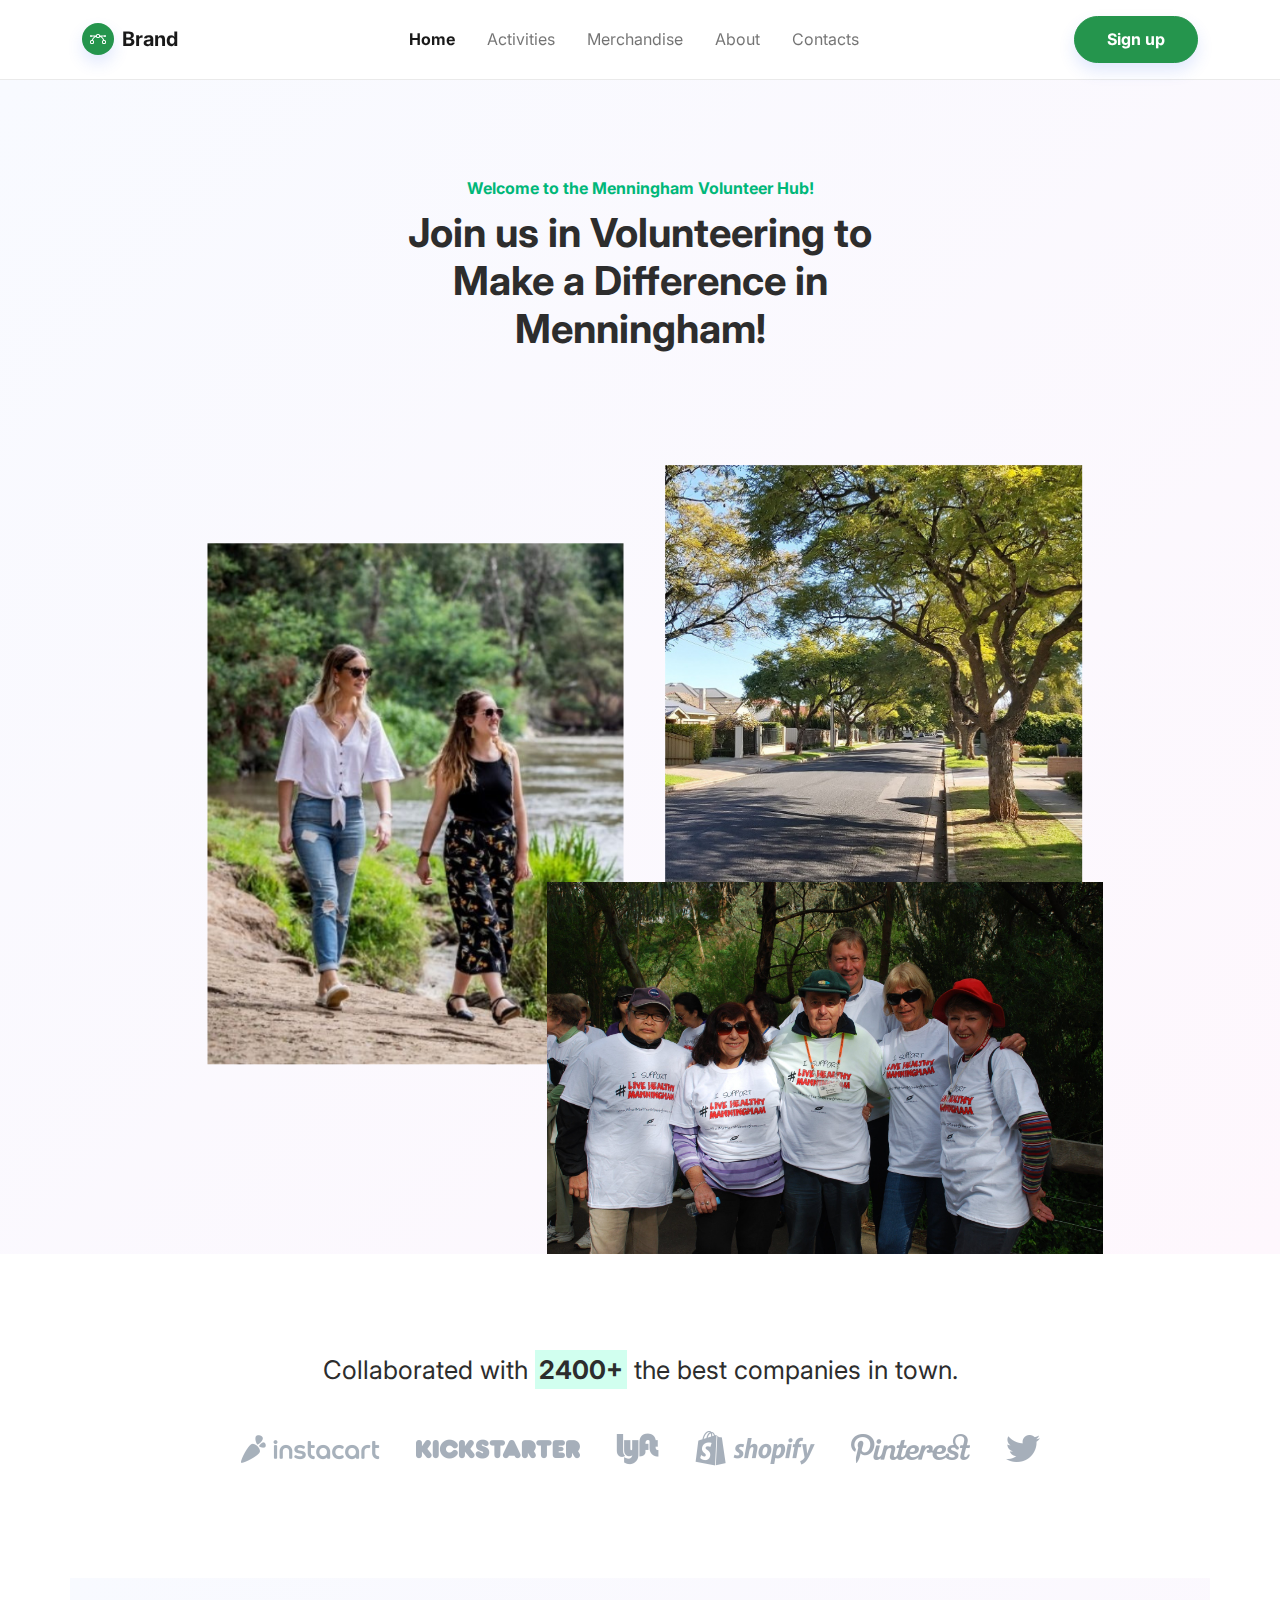
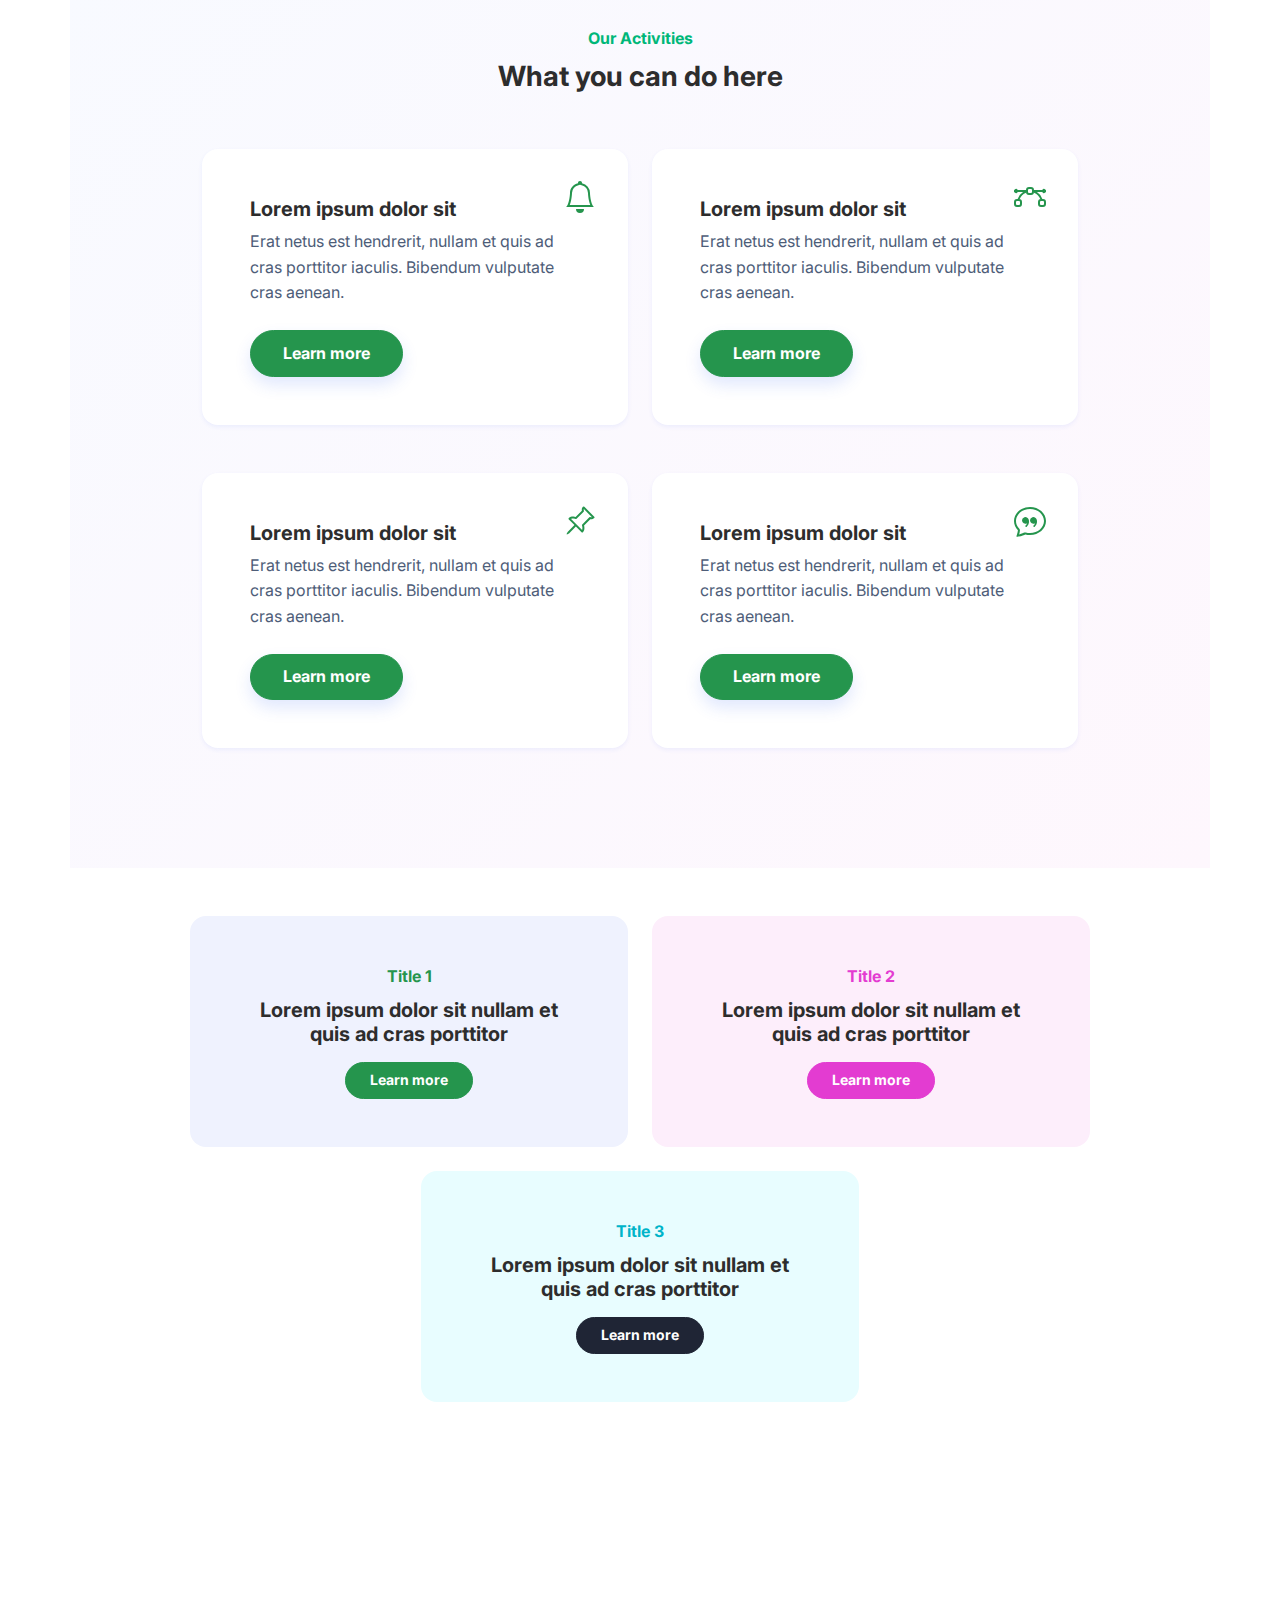
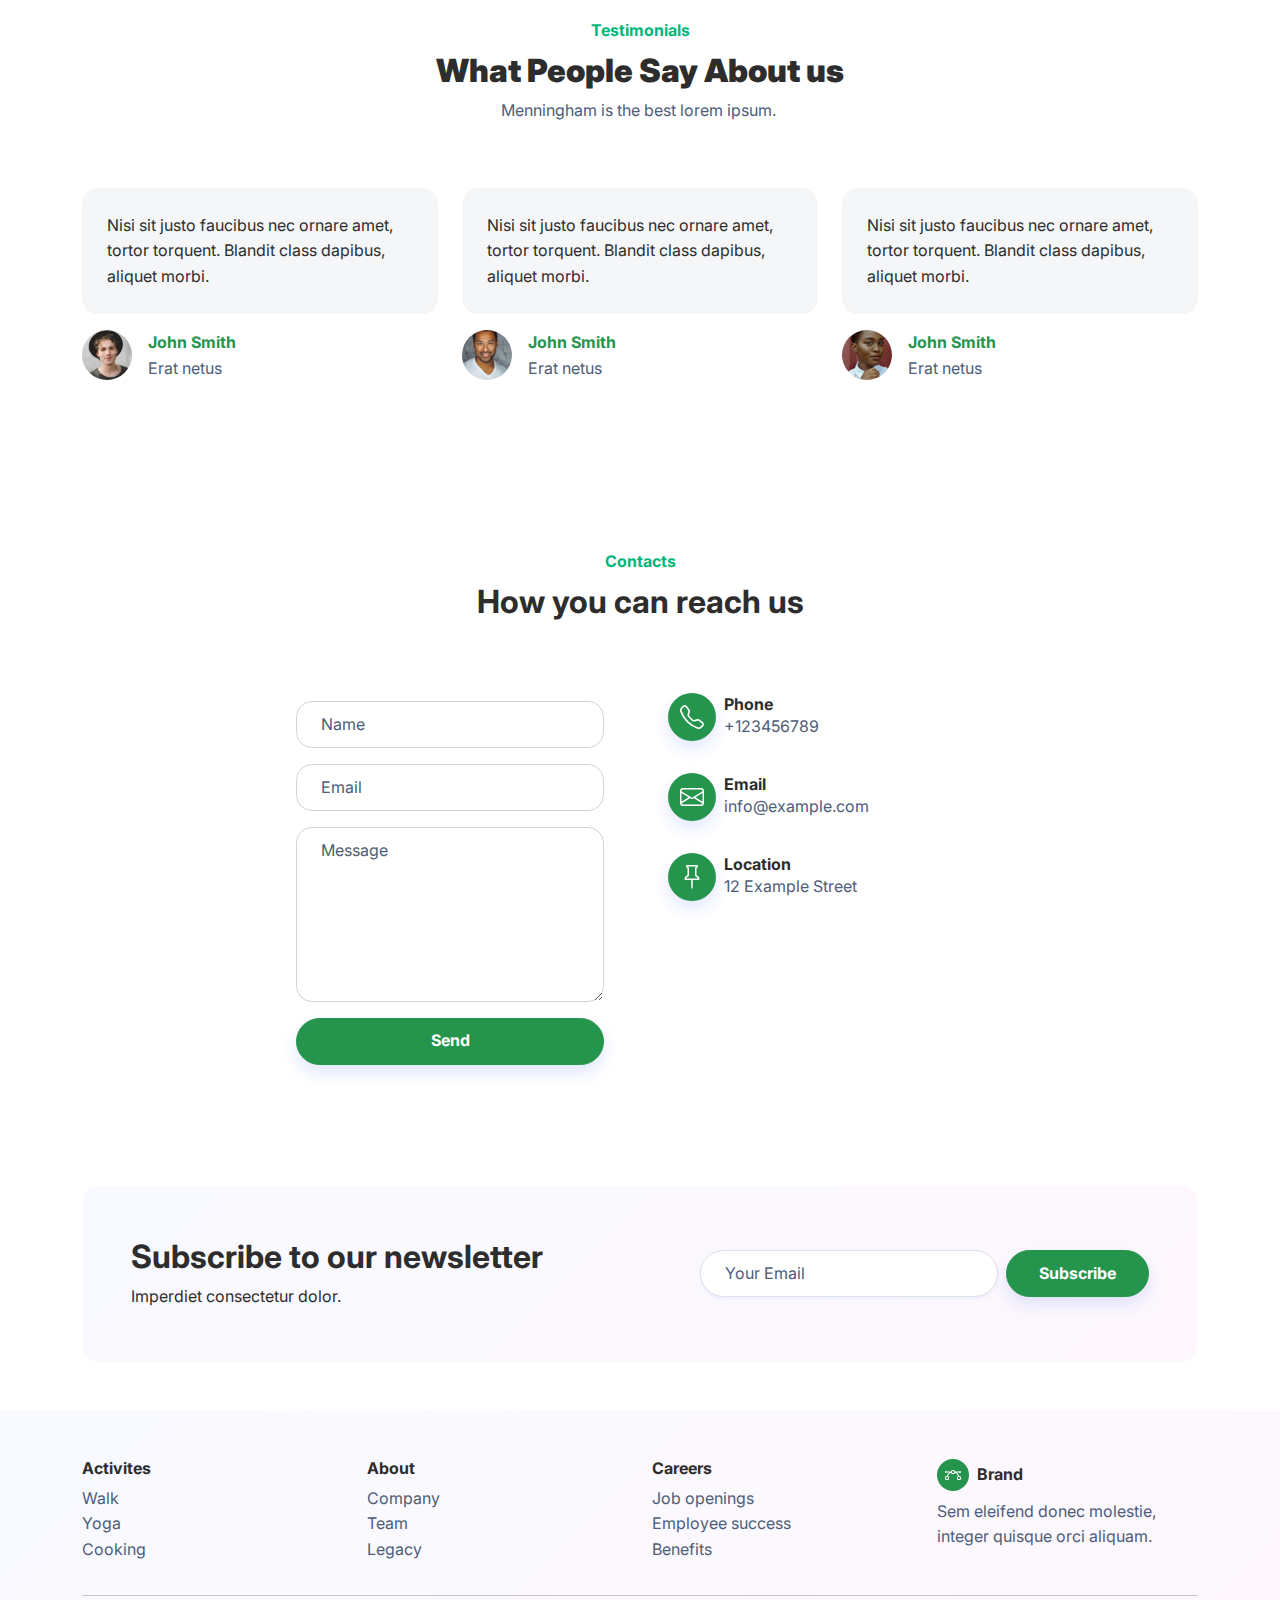
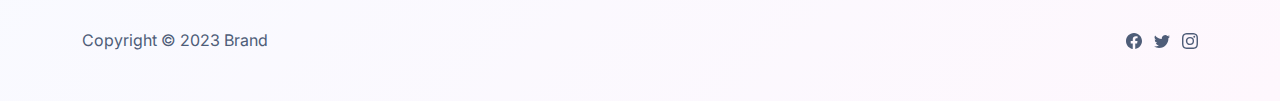
<file: index.html>
<!DOCTYPE html>
<html lang="en">

<head>
    <meta charset="utf-8">
    <meta name="viewport" content="width=device-width, initial-scale=1.0, shrink-to-fit=no">
    <title>Home - Brand</title>
    <link rel="stylesheet" href="assets/bootstrap/css/bootstrap.min.css">
    <link rel="stylesheet" href="https://fonts.googleapis.com/css?family=Inter:300italic,400italic,600italic,700italic,800italic,400,300,600,700,800&amp;display=swap">
</head>

<body>
    <nav class="navbar navbar-light navbar-expand-md sticky-top navbar-shrink py-3" id="mainNav">
        <div class="container"><a class="navbar-brand d-flex align-items-center" href="/"><span class="bs-icon-sm bs-icon-circle bs-icon-primary shadow d-flex justify-content-center align-items-center me-2 bs-icon"><svg xmlns="http://www.w3.org/2000/svg" width="1em" height="1em" fill="currentColor" viewBox="0 0 16 16" class="bi bi-bezier">
                        <path fill-rule="evenodd" d="M0 10.5A1.5 1.5 0 0 1 1.5 9h1A1.5 1.5 0 0 1 4 10.5v1A1.5 1.5 0 0 1 2.5 13h-1A1.5 1.5 0 0 1 0 11.5v-1zm1.5-.5a.5.5 0 0 0-.5.5v1a.5.5 0 0 0 .5.5h1a.5.5 0 0 0 .5-.5v-1a.5.5 0 0 0-.5-.5h-1zm10.5.5A1.5 1.5 0 0 1 13.5 9h1a1.5 1.5 0 0 1 1.5 1.5v1a1.5 1.5 0 0 1-1.5 1.5h-1a1.5 1.5 0 0 1-1.5-1.5v-1zm1.5-.5a.5.5 0 0 0-.5.5v1a.5.5 0 0 0 .5.5h1a.5.5 0 0 0 .5-.5v-1a.5.5 0 0 0-.5-.5h-1zM6 4.5A1.5 1.5 0 0 1 7.5 3h1A1.5 1.5 0 0 1 10 4.5v1A1.5 1.5 0 0 1 8.5 7h-1A1.5 1.5 0 0 1 6 5.5v-1zM7.5 4a.5.5 0 0 0-.5.5v1a.5.5 0 0 0 .5.5h1a.5.5 0 0 0 .5-.5v-1a.5.5 0 0 0-.5-.5h-1z"></path>
                        <path d="M6 4.5H1.866a1 1 0 1 0 0 1h2.668A6.517 6.517 0 0 0 1.814 9H2.5c.123 0 .244.015.358.043a5.517 5.517 0 0 1 3.185-3.185A1.503 1.503 0 0 1 6 5.5v-1zm3.957 1.358A1.5 1.5 0 0 0 10 5.5v-1h4.134a1 1 0 1 1 0 1h-2.668a6.517 6.517 0 0 1 2.72 3.5H13.5c-.123 0-.243.015-.358.043a5.517 5.517 0 0 0-3.185-3.185z"></path>
                    </svg></span><span>Brand</span></a><button data-bs-toggle="collapse" class="navbar-toggler" data-bs-target="#navcol-1"><span class="visually-hidden">Toggle navigation</span><span class="navbar-toggler-icon"></span></button>
            <div class="collapse navbar-collapse" id="navcol-1">
                <ul class="navbar-nav mx-auto">
                    <li class="nav-item"><a class="nav-link active" href="index.html">Home</a></li>
                    <li class="nav-item"><a class="nav-link" href="activities.html">Activities</a></li>
                    <li class="nav-item"><a class="nav-link" href="merchandise.html">Merchandise</a></li>
                    <li class="nav-item"><a class="nav-link" href="about.html">About</a></li>
                    <li class="nav-item"><a class="nav-link" href="contacts.html">Contacts</a></li>
                </ul><a class="btn btn-primary shadow" role="button" href="signup.html">Sign up</a>
            </div>
        </div>
    </nav>
    <header class="bg-primary-gradient">
        <div class="container pt-4 pt-xl-5">
            <div class="row pt-5">
                <div class="col-md-8 col-xl-6 text-center text-md-start mx-auto">
                    <div class="text-center">
                        <p class="fw-bold text-success mb-2">Welcome to the Menningham Volunteer Hub!</p>
                        <h1 class="fw-bold">Join us in Volunteering to Make a Difference in Menningham!</h1>
                    </div>
                </div>
                <div class="col-12 col-lg-10 mx-auto">
                    <div class="position-relative" style="display: flex;flex-wrap: wrap;justify-content: flex-end;">
                        <div style="position: relative;flex: 0 0 45%;transform: translate3d(-15%, 35%, 0);"><img class="img-fluid" data-bss-parallax="" data-bss-parallax-speed="0.8" src="assets/img/home/1.png"></div>
                        <div style="position: relative;flex: 0 0 45%;transform: translate3d(-5%, 20%, 0);"><img class="img-fluid" data-bss-parallax="" data-bss-parallax-speed="0.4" src="assets/img/home/2.png"></div>
                        <div style="position: relative;flex: 0 0 60%;transform: translate3d(0, 0%, 0);"><img class="img-fluid" data-bss-parallax="" data-bss-parallax-speed="0.25" src="assets/img/home/3.jpg"></div>
                    </div>
                </div>
            </div>
        </div>
    </header>
    <section class="py-5">
        <div class="container text-center py-5">
            <p class="mb-4" style="font-size: 1.6rem;">Collaborated with <span class="bg-success-light p-1"><strong>2400+</strong></span>&nbsp;the best companies in town.</p><a href="#"> <img class="m-3" src="assets/img/brands/instacart.png"></a><a href="#"> <img class="m-3" src="assets/img/brands/kickstarter.png"></a><a href="#"> <img class="m-3" src="assets/img/brands/lyft.png"></a><a href="#"> <img class="m-3" src="assets/img/brands/shopify.png"></a><a href="#"> <img class="m-3" src="assets/img/brands/pinterest.png"></a><a href="#"> <img class="m-3" src="assets/img/brands/twitter.png"></a>
        </div>
    </section>
    <section>
        <div class="container bg-primary-gradient py-5">
            <div class="row">
                <div class="col-md-8 col-xl-6 text-center mx-auto">
                    <p class="fw-bold text-success mb-2">Our Activities</p>
                    <h3 class="fw-bold">What you can do here</h3>
                </div>
            </div>
            <div class="py-5 p-lg-5">
                <div class="row row-cols-1 row-cols-md-2 mx-auto" style="max-width: 900px;">
                    <div class="col mb-5">
                        <div class="card shadow-sm">
                            <div class="card-body px-4 py-5 px-md-5">
                                <div class="bs-icon-lg d-flex justify-content-center align-items-center mb-3 bs-icon" style="top: 1rem;right: 1rem;position: absolute;"><svg xmlns="http://www.w3.org/2000/svg" width="1em" height="1em" fill="currentColor" viewBox="0 0 16 16" class="bi bi-bell">
                                        <path d="M8 16a2 2 0 0 0 2-2H6a2 2 0 0 0 2 2zM8 1.918l-.797.161A4.002 4.002 0 0 0 4 6c0 .628-.134 2.197-.459 3.742-.16.767-.376 1.566-.663 2.258h10.244c-.287-.692-.502-1.49-.663-2.258C12.134 8.197 12 6.628 12 6a4.002 4.002 0 0 0-3.203-3.92L8 1.917zM14.22 12c.223.447.481.801.78 1H1c.299-.199.557-.553.78-1C2.68 10.2 3 6.88 3 6c0-2.42 1.72-4.44 4.005-4.901a1 1 0 1 1 1.99 0A5.002 5.002 0 0 1 13 6c0 .88.32 4.2 1.22 6z"></path>
                                    </svg></div>
                                <h5 class="fw-bold card-title">Lorem ipsum dolor sit&nbsp;</h5>
                                <p class="text-muted card-text mb-4">Erat netus est hendrerit, nullam et quis ad cras porttitor iaculis. Bibendum vulputate cras aenean.</p><button class="btn btn-primary shadow" type="button">Learn more</button>
                            </div>
                        </div>
                    </div>
                    <div class="col mb-5">
                        <div class="card shadow-sm">
                            <div class="card-body px-4 py-5 px-md-5">
                                <div class="bs-icon-lg d-flex justify-content-center align-items-center mb-3 bs-icon" style="top: 1rem;right: 1rem;position: absolute;"><svg xmlns="http://www.w3.org/2000/svg" width="1em" height="1em" fill="currentColor" viewBox="0 0 16 16" class="bi bi-bezier">
                                        <path fill-rule="evenodd" d="M0 10.5A1.5 1.5 0 0 1 1.5 9h1A1.5 1.5 0 0 1 4 10.5v1A1.5 1.5 0 0 1 2.5 13h-1A1.5 1.5 0 0 1 0 11.5v-1zm1.5-.5a.5.5 0 0 0-.5.5v1a.5.5 0 0 0 .5.5h1a.5.5 0 0 0 .5-.5v-1a.5.5 0 0 0-.5-.5h-1zm10.5.5A1.5 1.5 0 0 1 13.5 9h1a1.5 1.5 0 0 1 1.5 1.5v1a1.5 1.5 0 0 1-1.5 1.5h-1a1.5 1.5 0 0 1-1.5-1.5v-1zm1.5-.5a.5.5 0 0 0-.5.5v1a.5.5 0 0 0 .5.5h1a.5.5 0 0 0 .5-.5v-1a.5.5 0 0 0-.5-.5h-1zM6 4.5A1.5 1.5 0 0 1 7.5 3h1A1.5 1.5 0 0 1 10 4.5v1A1.5 1.5 0 0 1 8.5 7h-1A1.5 1.5 0 0 1 6 5.5v-1zM7.5 4a.5.5 0 0 0-.5.5v1a.5.5 0 0 0 .5.5h1a.5.5 0 0 0 .5-.5v-1a.5.5 0 0 0-.5-.5h-1z"></path>
                                        <path d="M6 4.5H1.866a1 1 0 1 0 0 1h2.668A6.517 6.517 0 0 0 1.814 9H2.5c.123 0 .244.015.358.043a5.517 5.517 0 0 1 3.185-3.185A1.503 1.503 0 0 1 6 5.5v-1zm3.957 1.358A1.5 1.5 0 0 0 10 5.5v-1h4.134a1 1 0 1 1 0 1h-2.668a6.517 6.517 0 0 1 2.72 3.5H13.5c-.123 0-.243.015-.358.043a5.517 5.517 0 0 0-3.185-3.185z"></path>
                                    </svg></div>
                                <h5 class="fw-bold card-title">Lorem ipsum dolor sit&nbsp;</h5>
                                <p class="text-muted card-text mb-4">Erat netus est hendrerit, nullam et quis ad cras porttitor iaculis. Bibendum vulputate cras aenean.</p><button class="btn btn-primary shadow" type="button">Learn more</button>
                            </div>
                        </div>
                    </div>
                    <div class="col mb-4">
                        <div class="card shadow-sm">
                            <div class="card-body px-4 py-5 px-md-5">
                                <div class="bs-icon-lg d-flex justify-content-center align-items-center mb-3 bs-icon" style="top: 1rem;right: 1rem;position: absolute;"><svg xmlns="http://www.w3.org/2000/svg" width="1em" height="1em" fill="currentColor" viewBox="0 0 16 16" class="bi bi-pin-angle">
                                        <path d="M9.828.722a.5.5 0 0 1 .354.146l4.95 4.95a.5.5 0 0 1 0 .707c-.48.48-1.072.588-1.503.588-.177 0-.335-.018-.46-.039l-3.134 3.134a5.927 5.927 0 0 1 .16 1.013c.046.702-.032 1.687-.72 2.375a.5.5 0 0 1-.707 0l-2.829-2.828-3.182 3.182c-.195.195-1.219.902-1.414.707-.195-.195.512-1.22.707-1.414l3.182-3.182-2.828-2.829a.5.5 0 0 1 0-.707c.688-.688 1.673-.767 2.375-.72a5.922 5.922 0 0 1 1.013.16l3.134-3.133a2.772 2.772 0 0 1-.04-.461c0-.43.108-1.022.589-1.503a.5.5 0 0 1 .353-.146zm.122 2.112v-.002.002zm0-.002v.002a.5.5 0 0 1-.122.51L6.293 6.878a.5.5 0 0 1-.511.12H5.78l-.014-.004a4.507 4.507 0 0 0-.288-.076 4.922 4.922 0 0 0-.765-.116c-.422-.028-.836.008-1.175.15l5.51 5.509c.141-.34.177-.753.149-1.175a4.924 4.924 0 0 0-.192-1.054l-.004-.013v-.001a.5.5 0 0 1 .12-.512l3.536-3.535a.5.5 0 0 1 .532-.115l.096.022c.087.017.208.034.344.034.114 0 .23-.011.343-.04L9.927 2.028c-.029.113-.04.23-.04.343a1.779 1.779 0 0 0 .062.46z"></path>
                                    </svg></div>
                                <h5 class="fw-bold card-title">Lorem ipsum dolor sit&nbsp;</h5>
                                <p class="text-muted card-text mb-4">Erat netus est hendrerit, nullam et quis ad cras porttitor iaculis. Bibendum vulputate cras aenean.</p><button class="btn btn-primary shadow" type="button">Learn more</button>
                            </div>
                        </div>
                    </div>
                    <div class="col mb-4">
                        <div class="card shadow-sm">
                            <div class="card-body px-4 py-5 px-md-5">
                                <div class="bs-icon-lg d-flex justify-content-center align-items-center mb-3 bs-icon" style="top: 1rem;right: 1rem;position: absolute;"><svg xmlns="http://www.w3.org/2000/svg" width="1em" height="1em" fill="currentColor" viewBox="0 0 16 16" class="bi bi-chat-quote">
                                        <path d="M2.678 11.894a1 1 0 0 1 .287.801 10.97 10.97 0 0 1-.398 2c1.395-.323 2.247-.697 2.634-.893a1 1 0 0 1 .71-.074A8.06 8.06 0 0 0 8 14c3.996 0 7-2.807 7-6 0-3.192-3.004-6-7-6S1 4.808 1 8c0 1.468.617 2.83 1.678 3.894zm-.493 3.905a21.682 21.682 0 0 1-.713.129c-.2.032-.352-.176-.273-.362a9.68 9.68 0 0 0 .244-.637l.003-.01c.248-.72.45-1.548.524-2.319C.743 11.37 0 9.76 0 8c0-3.866 3.582-7 8-7s8 3.134 8 7-3.582 7-8 7a9.06 9.06 0 0 1-2.347-.306c-.52.263-1.639.742-3.468 1.105z"></path>
                                        <path d="M7.066 6.76A1.665 1.665 0 0 0 4 7.668a1.667 1.667 0 0 0 2.561 1.406c-.131.389-.375.804-.777 1.22a.417.417 0 0 0 .6.58c1.486-1.54 1.293-3.214.682-4.112zm4 0A1.665 1.665 0 0 0 8 7.668a1.667 1.667 0 0 0 2.561 1.406c-.131.389-.375.804-.777 1.22a.417.417 0 0 0 .6.58c1.486-1.54 1.293-3.214.682-4.112z"></path>
                                    </svg></div>
                                <h5 class="fw-bold card-title">Lorem ipsum dolor sit&nbsp;</h5>
                                <p class="text-muted card-text mb-4">Erat netus est hendrerit, nullam et quis ad cras porttitor iaculis. Bibendum vulputate cras aenean.</p><button class="btn btn-primary shadow" type="button">Learn more</button>
                            </div>
                        </div>
                    </div>
                </div>
            </div>
        </div>
    </section>
    <section>
        <div class="container py-5">
            <div class="mx-auto" style="max-width: 900px;">
                <div class="row row-cols-1 row-cols-md-2 d-flex justify-content-center">
                    <div class="col mb-4">
                        <div class="card bg-primary-light">
                            <div class="card-body text-center px-4 py-5 px-md-5">
                                <p class="fw-bold text-primary card-text mb-2">Title 1</p>
                                <h5 class="fw-bold card-title mb-3">Lorem ipsum dolor sit&nbsp;nullam et quis ad cras porttitor</h5><button class="btn btn-primary btn-sm" type="button">Learn more</button>
                            </div>
                        </div>
                    </div>
                    <div class="col mb-4">
                        <div class="card bg-secondary-light">
                            <div class="card-body text-center px-4 py-5 px-md-5">
                                <p class="fw-bold text-secondary card-text mb-2">Title 2</p>
                                <h5 class="fw-bold card-title mb-3">Lorem ipsum dolor sit&nbsp;nullam et quis ad cras porttitor</h5><button class="btn btn-secondary btn-sm" type="button">Learn more</button>
                            </div>
                        </div>
                    </div>
                    <div class="col mb-4">
                        <div class="card bg-info-light">
                            <div class="card-body text-center px-4 py-5 px-md-5">
                                <p class="fw-bold text-info card-text mb-2">Title 3</p>
                                <h5 class="fw-bold card-title mb-3">Lorem ipsum dolor sit&nbsp;nullam et quis ad cras porttitor</h5><button class="btn btn-info btn-sm" type="button">Learn more</button>
                            </div>
                        </div>
                    </div>
                </div>
            </div>
        </div>
    </section>
    <section class="py-5 mt-5">
        <div class="container py-5">
            <div class="row mb-5">
                <div class="col-md-8 col-xl-6 text-center mx-auto">
                    <p class="fw-bold text-success mb-2">Testimonials</p>
                    <h2 class="fw-bold"><strong>What People Say About us</strong></h2>
                    <p class="text-muted">Menningham is the best lorem ipsum.&nbsp;</p>
                </div>
            </div>
            <div class="row row-cols-1 row-cols-sm-2 row-cols-lg-3 d-sm-flex justify-content-sm-center">
                <div class="col mb-4">
                    <div class="d-flex flex-column align-items-center align-items-sm-start">
                        <p class="bg-light border rounded border-light p-4">Nisi sit justo faucibus nec ornare amet, tortor torquent. Blandit class dapibus, aliquet morbi.</p>
                        <div class="d-flex"><img class="rounded-circle flex-shrink-0 me-3 fit-cover" width="50" height="50" src="assets/img/team/avatar2.jpg">
                            <div>
                                <p class="fw-bold text-primary mb-0">John Smith</p>
                                <p class="text-muted mb-0">Erat netus</p>
                            </div>
                        </div>
                    </div>
                </div>
                <div class="col mb-4">
                    <div class="d-flex flex-column align-items-center align-items-sm-start">
                        <p class="bg-light border rounded border-light p-4">Nisi sit justo faucibus nec ornare amet, tortor torquent. Blandit class dapibus, aliquet morbi.</p>
                        <div class="d-flex"><img class="rounded-circle flex-shrink-0 me-3 fit-cover" width="50" height="50" src="assets/img/team/avatar4.jpg">
                            <div>
                                <p class="fw-bold text-primary mb-0">John Smith</p>
                                <p class="text-muted mb-0">Erat netus</p>
                            </div>
                        </div>
                    </div>
                </div>
                <div class="col mb-4">
                    <div class="d-flex flex-column align-items-center align-items-sm-start">
                        <p class="bg-light border rounded border-light p-4">Nisi sit justo faucibus nec ornare amet, tortor torquent. Blandit class dapibus, aliquet morbi.</p>
                        <div class="d-flex"><img class="rounded-circle flex-shrink-0 me-3 fit-cover" width="50" height="50" src="assets/img/team/avatar5.jpg">
                            <div>
                                <p class="fw-bold text-primary mb-0">John Smith</p>
                                <p class="text-muted mb-0">Erat netus</p>
                            </div>
                        </div>
                    </div>
                </div>
            </div>
        </div>
    </section>
    <section class="py-5">
        <div class="container">
            <div class="row mb-5">
                <div class="col-md-8 col-xl-6 text-center mx-auto">
                    <p class="fw-bold text-success mb-2">Contacts</p>
                    <h2 class="fw-bold">How you can reach us</h2>
                </div>
            </div>
            <div class="row d-flex justify-content-center">
                <div class="col-md-6 col-xl-4">
                    <div>
                        <form class="p-3 p-xl-4" method="post">
                            <div class="mb-3"><input class="form-control" type="text" id="name-1" name="name" placeholder="Name"></div>
                            <div class="mb-3"><input class="form-control" type="email" id="email-1" name="email" placeholder="Email"></div>
                            <div class="mb-3"><textarea class="form-control" id="message-1" name="message" rows="6" placeholder="Message"></textarea></div>
                            <div><button class="btn btn-primary shadow d-block w-100" type="submit">Send </button></div>
                        </form>
                    </div>
                </div>
                <div class="col-md-4 col-xl-4 d-flex justify-content-center justify-content-xl-start">
                    <div class="d-flex flex-wrap flex-md-column justify-content-md-start align-items-md-start h-100">
                        <div class="d-flex align-items-center p-3">
                            <div class="bs-icon-md bs-icon-circle bs-icon-primary shadow d-flex flex-shrink-0 justify-content-center align-items-center d-inline-block bs-icon bs-icon-md"><svg xmlns="http://www.w3.org/2000/svg" width="1em" height="1em" fill="currentColor" viewBox="0 0 16 16" class="bi bi-telephone">
                                    <path d="M3.654 1.328a.678.678 0 0 0-1.015-.063L1.605 2.3c-.483.484-.661 1.169-.45 1.77a17.568 17.568 0 0 0 4.168 6.608 17.569 17.569 0 0 0 6.608 4.168c.601.211 1.286.033 1.77-.45l1.034-1.034a.678.678 0 0 0-.063-1.015l-2.307-1.794a.678.678 0 0 0-.58-.122l-2.19.547a1.745 1.745 0 0 1-1.657-.459L5.482 8.062a1.745 1.745 0 0 1-.46-1.657l.548-2.19a.678.678 0 0 0-.122-.58L3.654 1.328zM1.884.511a1.745 1.745 0 0 1 2.612.163L6.29 2.98c.329.423.445.974.315 1.494l-.547 2.19a.678.678 0 0 0 .178.643l2.457 2.457a.678.678 0 0 0 .644.178l2.189-.547a1.745 1.745 0 0 1 1.494.315l2.306 1.794c.829.645.905 1.87.163 2.611l-1.034 1.034c-.74.74-1.846 1.065-2.877.702a18.634 18.634 0 0 1-7.01-4.42 18.634 18.634 0 0 1-4.42-7.009c-.362-1.03-.037-2.137.703-2.877L1.885.511z"></path>
                                </svg></div>
                            <div class="px-2">
                                <h6 class="fw-bold mb-0">Phone</h6>
                                <p class="text-muted mb-0">+123456789</p>
                            </div>
                        </div>
                        <div class="d-flex align-items-center p-3">
                            <div class="bs-icon-md bs-icon-circle bs-icon-primary shadow d-flex flex-shrink-0 justify-content-center align-items-center d-inline-block bs-icon bs-icon-md"><svg xmlns="http://www.w3.org/2000/svg" width="1em" height="1em" fill="currentColor" viewBox="0 0 16 16" class="bi bi-envelope">
                                    <path fill-rule="evenodd" d="M0 4a2 2 0 0 1 2-2h12a2 2 0 0 1 2 2v8a2 2 0 0 1-2 2H2a2 2 0 0 1-2-2V4Zm2-1a1 1 0 0 0-1 1v.217l7 4.2 7-4.2V4a1 1 0 0 0-1-1H2Zm13 2.383-4.708 2.825L15 11.105V5.383Zm-.034 6.876-5.64-3.471L8 9.583l-1.326-.795-5.64 3.47A1 1 0 0 0 2 13h12a1 1 0 0 0 .966-.741ZM1 11.105l4.708-2.897L1 5.383v5.722Z"></path>
                                </svg></div>
                            <div class="px-2">
                                <h6 class="fw-bold mb-0">Email</h6>
                                <p class="text-muted mb-0">info@example.com</p>
                            </div>
                        </div>
                        <div class="d-flex align-items-center p-3">
                            <div class="bs-icon-md bs-icon-circle bs-icon-primary shadow d-flex flex-shrink-0 justify-content-center align-items-center d-inline-block bs-icon bs-icon-md"><svg xmlns="http://www.w3.org/2000/svg" width="1em" height="1em" fill="currentColor" viewBox="0 0 16 16" class="bi bi-pin">
                                    <path d="M4.146.146A.5.5 0 0 1 4.5 0h7a.5.5 0 0 1 .5.5c0 .68-.342 1.174-.646 1.479-.126.125-.25.224-.354.298v4.431l.078.048c.203.127.476.314.751.555C12.36 7.775 13 8.527 13 9.5a.5.5 0 0 1-.5.5h-4v4.5c0 .276-.224 1.5-.5 1.5s-.5-1.224-.5-1.5V10h-4a.5.5 0 0 1-.5-.5c0-.973.64-1.725 1.17-2.189A5.921 5.921 0 0 1 5 6.708V2.277a2.77 2.77 0 0 1-.354-.298C4.342 1.674 4 1.179 4 .5a.5.5 0 0 1 .146-.354zm1.58 1.408-.002-.001.002.001zm-.002-.001.002.001A.5.5 0 0 1 6 2v5a.5.5 0 0 1-.276.447h-.002l-.012.007-.054.03a4.922 4.922 0 0 0-.827.58c-.318.278-.585.596-.725.936h7.792c-.14-.34-.407-.658-.725-.936a4.915 4.915 0 0 0-.881-.61l-.012-.006h-.002A.5.5 0 0 1 10 7V2a.5.5 0 0 1 .295-.458 1.775 1.775 0 0 0 .351-.271c.08-.08.155-.17.214-.271H5.14c.06.1.133.191.214.271a1.78 1.78 0 0 0 .37.282z"></path>
                                </svg></div>
                            <div class="px-2">
                                <h6 class="fw-bold mb-0">Location</h6>
                                <p class="text-muted mb-0">12 Example Street</p>
                            </div>
                        </div>
                    </div>
                </div>
            </div>
        </div>
    </section>
    <section class="py-5">
        <div class="container">
            <div class="border rounded border-white d-flex flex-column justify-content-between align-items-center flex-lg-row bg-primary-gradient p-4 p-lg-5">
                <div class="text-center text-lg-start py-3 py-lg-1">
                    <h2 class="fw-bold mb-2">Subscribe to our newsletter</h2>
                    <p class="mb-0">Imperdiet consectetur dolor.</p>
                </div>
                <form class="d-flex justify-content-center flex-wrap flex-lg-nowrap" method="post">
                    <div class="my-2"><input class="border rounded-pill shadow-sm form-control" type="email" name="email" placeholder="Your Email"></div>
                    <div class="my-2"><button class="btn btn-primary shadow ms-2" type="submit">Subscribe </button></div>
                </form>
            </div>
        </div>
    </section>
    <footer class="bg-primary-gradient">
        <div class="container py-4 py-lg-5">
            <div class="row justify-content-center">
                <div class="col-sm-4 col-md-3 text-center text-lg-start d-flex flex-column">
                    <h3 class="fs-6 fw-bold">Activites</h3>
                    <ul class="list-unstyled">
                        <li><a href="#">Walk</a></li>
                        <li><a href="#">Yoga</a></li>
                        <li><a href="#">Cooking</a></li>
                    </ul>
                </div>
                <div class="col-sm-4 col-md-3 text-center text-lg-start d-flex flex-column">
                    <h3 class="fs-6 fw-bold">About</h3>
                    <ul class="list-unstyled">
                        <li><a href="#">Company</a></li>
                        <li><a href="#">Team</a></li>
                        <li><a href="#">Legacy</a></li>
                    </ul>
                </div>
                <div class="col-sm-4 col-md-3 text-center text-lg-start d-flex flex-column">
                    <h3 class="fs-6 fw-bold">Careers</h3>
                    <ul class="list-unstyled">
                        <li><a href="#">Job openings</a></li>
                        <li><a href="#">Employee success</a></li>
                        <li><a href="#">Benefits</a></li>
                    </ul>
                </div>
                <div class="col-lg-3 text-center text-lg-start d-flex flex-column align-items-center order-first align-items-lg-start order-lg-last">
                    <div class="fw-bold d-flex align-items-center mb-2"><span class="bs-icon-sm bs-icon-circle bs-icon-primary d-flex justify-content-center align-items-center bs-icon me-2"><svg xmlns="http://www.w3.org/2000/svg" width="1em" height="1em" fill="currentColor" viewBox="0 0 16 16" class="bi bi-bezier">
                                <path fill-rule="evenodd" d="M0 10.5A1.5 1.5 0 0 1 1.5 9h1A1.5 1.5 0 0 1 4 10.5v1A1.5 1.5 0 0 1 2.5 13h-1A1.5 1.5 0 0 1 0 11.5v-1zm1.5-.5a.5.5 0 0 0-.5.5v1a.5.5 0 0 0 .5.5h1a.5.5 0 0 0 .5-.5v-1a.5.5 0 0 0-.5-.5h-1zm10.5.5A1.5 1.5 0 0 1 13.5 9h1a1.5 1.5 0 0 1 1.5 1.5v1a1.5 1.5 0 0 1-1.5 1.5h-1a1.5 1.5 0 0 1-1.5-1.5v-1zm1.5-.5a.5.5 0 0 0-.5.5v1a.5.5 0 0 0 .5.5h1a.5.5 0 0 0 .5-.5v-1a.5.5 0 0 0-.5-.5h-1zM6 4.5A1.5 1.5 0 0 1 7.5 3h1A1.5 1.5 0 0 1 10 4.5v1A1.5 1.5 0 0 1 8.5 7h-1A1.5 1.5 0 0 1 6 5.5v-1zM7.5 4a.5.5 0 0 0-.5.5v1a.5.5 0 0 0 .5.5h1a.5.5 0 0 0 .5-.5v-1a.5.5 0 0 0-.5-.5h-1z"></path>
                                <path d="M6 4.5H1.866a1 1 0 1 0 0 1h2.668A6.517 6.517 0 0 0 1.814 9H2.5c.123 0 .244.015.358.043a5.517 5.517 0 0 1 3.185-3.185A1.503 1.503 0 0 1 6 5.5v-1zm3.957 1.358A1.5 1.5 0 0 0 10 5.5v-1h4.134a1 1 0 1 1 0 1h-2.668a6.517 6.517 0 0 1 2.72 3.5H13.5c-.123 0-.243.015-.358.043a5.517 5.517 0 0 0-3.185-3.185z"></path>
                            </svg></span><span>Brand</span></div>
                    <p class="text-muted">Sem eleifend donec molestie, integer quisque orci aliquam.</p>
                </div>
            </div>
            <hr>
            <div class="text-muted d-flex justify-content-between align-items-center pt-3">
                <p class="mb-0">Copyright © 2023 Brand</p>
                <ul class="list-inline mb-0">
                    <li class="list-inline-item"><svg xmlns="http://www.w3.org/2000/svg" width="1em" height="1em" fill="currentColor" viewBox="0 0 16 16" class="bi bi-facebook">
                            <path d="M16 8.049c0-4.446-3.582-8.05-8-8.05C3.58 0-.002 3.603-.002 8.05c0 4.017 2.926 7.347 6.75 7.951v-5.625h-2.03V8.05H6.75V6.275c0-2.017 1.195-3.131 3.022-3.131.876 0 1.791.157 1.791.157v1.98h-1.009c-.993 0-1.303.621-1.303 1.258v1.51h2.218l-.354 2.326H9.25V16c3.824-.604 6.75-3.934 6.75-7.951z"></path>
                        </svg></li>
                    <li class="list-inline-item"><svg xmlns="http://www.w3.org/2000/svg" width="1em" height="1em" fill="currentColor" viewBox="0 0 16 16" class="bi bi-twitter">
                            <path d="M5.026 15c6.038 0 9.341-5.003 9.341-9.334 0-.14 0-.282-.006-.422A6.685 6.685 0 0 0 16 3.542a6.658 6.658 0 0 1-1.889.518 3.301 3.301 0 0 0 1.447-1.817 6.533 6.533 0 0 1-2.087.793A3.286 3.286 0 0 0 7.875 6.03a9.325 9.325 0 0 1-6.767-3.429 3.289 3.289 0 0 0 1.018 4.382A3.323 3.323 0 0 1 .64 6.575v.045a3.288 3.288 0 0 0 2.632 3.218 3.203 3.203 0 0 1-.865.115 3.23 3.23 0 0 1-.614-.057 3.283 3.283 0 0 0 3.067 2.277A6.588 6.588 0 0 1 .78 13.58a6.32 6.32 0 0 1-.78-.045A9.344 9.344 0 0 0 5.026 15z"></path>
                        </svg></li>
                    <li class="list-inline-item"><svg xmlns="http://www.w3.org/2000/svg" width="1em" height="1em" fill="currentColor" viewBox="0 0 16 16" class="bi bi-instagram">
                            <path d="M8 0C5.829 0 5.556.01 4.703.048 3.85.088 3.269.222 2.76.42a3.917 3.917 0 0 0-1.417.923A3.927 3.927 0 0 0 .42 2.76C.222 3.268.087 3.85.048 4.7.01 5.555 0 5.827 0 8.001c0 2.172.01 2.444.048 3.297.04.852.174 1.433.372 1.942.205.526.478.972.923 1.417.444.445.89.719 1.416.923.51.198 1.09.333 1.942.372C5.555 15.99 5.827 16 8 16s2.444-.01 3.298-.048c.851-.04 1.434-.174 1.943-.372a3.916 3.916 0 0 0 1.416-.923c.445-.445.718-.891.923-1.417.197-.509.332-1.09.372-1.942C15.99 10.445 16 10.173 16 8s-.01-2.445-.048-3.299c-.04-.851-.175-1.433-.372-1.941a3.926 3.926 0 0 0-.923-1.417A3.911 3.911 0 0 0 13.24.42c-.51-.198-1.092-.333-1.943-.372C10.443.01 10.172 0 7.998 0h.003zm-.717 1.442h.718c2.136 0 2.389.007 3.232.046.78.035 1.204.166 1.486.275.373.145.64.319.92.599.28.28.453.546.598.92.11.281.24.705.275 1.485.039.843.047 1.096.047 3.231s-.008 2.389-.047 3.232c-.035.78-.166 1.203-.275 1.485a2.47 2.47 0 0 1-.599.919c-.28.28-.546.453-.92.598-.28.11-.704.24-1.485.276-.843.038-1.096.047-3.232.047s-2.39-.009-3.233-.047c-.78-.036-1.203-.166-1.485-.276a2.478 2.478 0 0 1-.92-.598 2.48 2.48 0 0 1-.6-.92c-.109-.281-.24-.705-.275-1.485-.038-.843-.046-1.096-.046-3.233 0-2.136.008-2.388.046-3.231.036-.78.166-1.204.276-1.486.145-.373.319-.64.599-.92.28-.28.546-.453.92-.598.282-.11.705-.24 1.485-.276.738-.034 1.024-.044 2.515-.045v.002zm4.988 1.328a.96.96 0 1 0 0 1.92.96.96 0 0 0 0-1.92zm-4.27 1.122a4.109 4.109 0 1 0 0 8.217 4.109 4.109 0 0 0 0-8.217zm0 1.441a2.667 2.667 0 1 1 0 5.334 2.667 2.667 0 0 1 0-5.334z"></path>
                        </svg></li>
                </ul>
            </div>
        </div>
    </footer>
    <script src="assets/bootstrap/js/bootstrap.min.js"></script>
    <script src="assets/js/bs-init.js"></script>
    <script src="assets/js/bold-and-bright.js"></script>
</body>

</html>
</file>
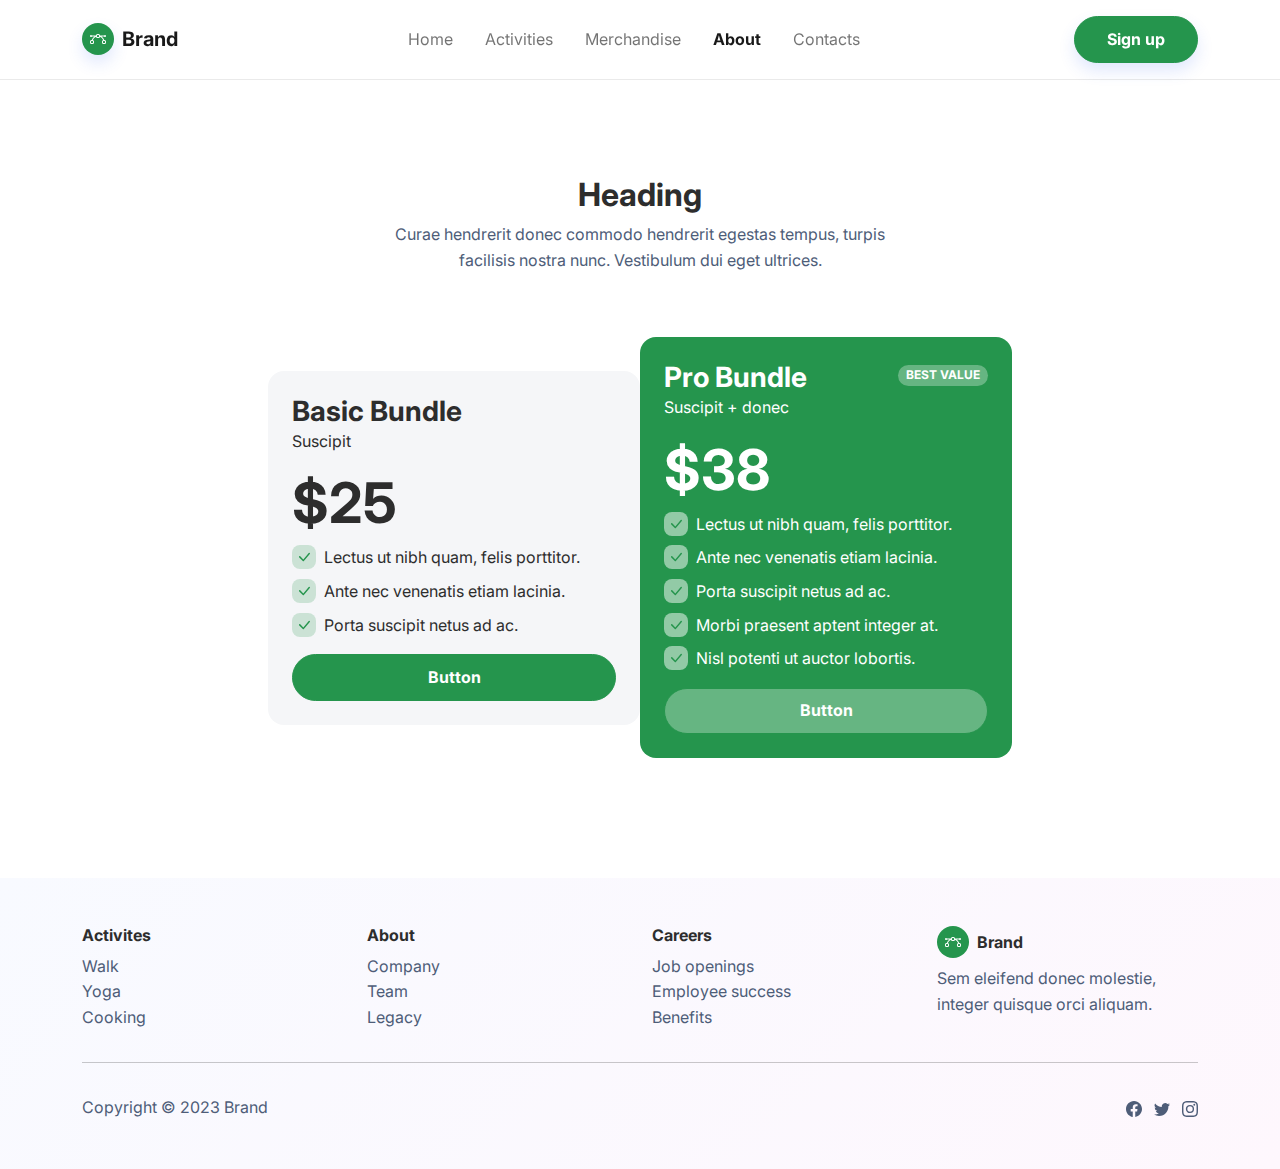
<file: about.html>
<!DOCTYPE html>
<html lang="en">

<head>
    <meta charset="utf-8">
    <meta name="viewport" content="width=device-width, initial-scale=1.0, shrink-to-fit=no">
    <title>Pricing - Brand</title>
    <link rel="stylesheet" href="assets/bootstrap/css/bootstrap.min.css">
    <link rel="stylesheet" href="https://fonts.googleapis.com/css?family=Inter:300italic,400italic,600italic,700italic,800italic,400,300,600,700,800&amp;display=swap">
</head>

<body>
    <nav class="navbar navbar-light navbar-expand-md sticky-top navbar-shrink py-3" id="mainNav">
        <div class="container"><a class="navbar-brand d-flex align-items-center" href="/"><span class="bs-icon-sm bs-icon-circle bs-icon-primary shadow d-flex justify-content-center align-items-center me-2 bs-icon"><svg xmlns="http://www.w3.org/2000/svg" width="1em" height="1em" fill="currentColor" viewBox="0 0 16 16" class="bi bi-bezier">
                        <path fill-rule="evenodd" d="M0 10.5A1.5 1.5 0 0 1 1.5 9h1A1.5 1.5 0 0 1 4 10.5v1A1.5 1.5 0 0 1 2.5 13h-1A1.5 1.5 0 0 1 0 11.5v-1zm1.5-.5a.5.5 0 0 0-.5.5v1a.5.5 0 0 0 .5.5h1a.5.5 0 0 0 .5-.5v-1a.5.5 0 0 0-.5-.5h-1zm10.5.5A1.5 1.5 0 0 1 13.5 9h1a1.5 1.5 0 0 1 1.5 1.5v1a1.5 1.5 0 0 1-1.5 1.5h-1a1.5 1.5 0 0 1-1.5-1.5v-1zm1.5-.5a.5.5 0 0 0-.5.5v1a.5.5 0 0 0 .5.5h1a.5.5 0 0 0 .5-.5v-1a.5.5 0 0 0-.5-.5h-1zM6 4.5A1.5 1.5 0 0 1 7.5 3h1A1.5 1.5 0 0 1 10 4.5v1A1.5 1.5 0 0 1 8.5 7h-1A1.5 1.5 0 0 1 6 5.5v-1zM7.5 4a.5.5 0 0 0-.5.5v1a.5.5 0 0 0 .5.5h1a.5.5 0 0 0 .5-.5v-1a.5.5 0 0 0-.5-.5h-1z"></path>
                        <path d="M6 4.5H1.866a1 1 0 1 0 0 1h2.668A6.517 6.517 0 0 0 1.814 9H2.5c.123 0 .244.015.358.043a5.517 5.517 0 0 1 3.185-3.185A1.503 1.503 0 0 1 6 5.5v-1zm3.957 1.358A1.5 1.5 0 0 0 10 5.5v-1h4.134a1 1 0 1 1 0 1h-2.668a6.517 6.517 0 0 1 2.72 3.5H13.5c-.123 0-.243.015-.358.043a5.517 5.517 0 0 0-3.185-3.185z"></path>
                    </svg></span><span>Brand</span></a><button data-bs-toggle="collapse" class="navbar-toggler" data-bs-target="#navcol-1"><span class="visually-hidden">Toggle navigation</span><span class="navbar-toggler-icon"></span></button>
            <div class="collapse navbar-collapse" id="navcol-1">
                <ul class="navbar-nav mx-auto">
                    <li class="nav-item"><a class="nav-link" href="index.html">Home</a></li>
                    <li class="nav-item"><a class="nav-link" href="activities.html">Activities</a></li>
                    <li class="nav-item"><a class="nav-link" href="merchandise.html">Merchandise</a></li>
                    <li class="nav-item"><a class="nav-link active" href="about.html">About</a></li>
                    <li class="nav-item"><a class="nav-link" href="contacts.html">Contacts</a></li>
                </ul><a class="btn btn-primary shadow" role="button" href="signup.html">Sign up</a>
            </div>
        </div>
    </nav>
    <section class="py-5">
        <div class="container py-5">
            <div class="row mb-5">
                <div class="col-md-8 col-xl-6 text-center mx-auto">
                    <h2 class="fw-bold">Heading</h2>
                    <p class="text-muted">Curae hendrerit donec commodo hendrerit egestas tempus, turpis facilisis nostra nunc. Vestibulum dui eget ultrices.</p>
                </div>
            </div>
            <div class="row g-0 row-cols-1 row-cols-md-2 row-cols-xl-3 d-flex align-items-md-center align-items-xl-center">
                <div class="col offset-xl-2 mb-4">
                    <div class="card bg-light border-light">
                        <div class="card-body p-4">
                            <div class="d-flex justify-content-between">
                                <div>
                                    <h3 class="fw-bold mb-0">Basic Bundle</h3>
                                    <p>Suscipit</p>
                                    <h4 class="display-4 fw-bold">$25</h4>
                                </div>
                            </div>
                            <div>
                                <ul class="list-unstyled">
                                    <li class="d-flex mb-2"><span class="bs-icon-xs bs-icon-rounded bs-icon-primary-light bs-icon bs-icon-xs me-2"><svg xmlns="http://www.w3.org/2000/svg" width="1em" height="1em" fill="currentColor" viewBox="0 0 16 16" class="bi bi-check-lg text-primary">
                                                <path d="M12.736 3.97a.733.733 0 0 1 1.047 0c.286.289.29.756.01 1.05L7.88 12.01a.733.733 0 0 1-1.065.02L3.217 8.384a.757.757 0 0 1 0-1.06.733.733 0 0 1 1.047 0l3.052 3.093 5.4-6.425a.247.247 0 0 1 .02-.022Z"></path>
                                            </svg></span><span>Lectus ut nibh quam, felis porttitor.</span></li>
                                    <li class="d-flex mb-2"><span class="bs-icon-xs bs-icon-rounded bs-icon-primary-light bs-icon bs-icon-xs me-2"><svg xmlns="http://www.w3.org/2000/svg" width="1em" height="1em" fill="currentColor" viewBox="0 0 16 16" class="bi bi-check-lg text-primary">
                                                <path d="M12.736 3.97a.733.733 0 0 1 1.047 0c.286.289.29.756.01 1.05L7.88 12.01a.733.733 0 0 1-1.065.02L3.217 8.384a.757.757 0 0 1 0-1.06.733.733 0 0 1 1.047 0l3.052 3.093 5.4-6.425a.247.247 0 0 1 .02-.022Z"></path>
                                            </svg></span><span>Ante nec venenatis etiam lacinia.</span></li>
                                    <li class="d-flex mb-2"><span class="bs-icon-xs bs-icon-rounded bs-icon-primary-light bs-icon bs-icon-xs me-2"><svg xmlns="http://www.w3.org/2000/svg" width="1em" height="1em" fill="currentColor" viewBox="0 0 16 16" class="bi bi-check-lg text-primary">
                                                <path d="M12.736 3.97a.733.733 0 0 1 1.047 0c.286.289.29.756.01 1.05L7.88 12.01a.733.733 0 0 1-1.065.02L3.217 8.384a.757.757 0 0 1 0-1.06.733.733 0 0 1 1.047 0l3.052 3.093 5.4-6.425a.247.247 0 0 1 .02-.022Z"></path>
                                            </svg></span><span>Porta suscipit netus ad ac.</span></li>
                                </ul>
                            </div><button class="btn btn-primary d-block w-100" type="button">Button</button>
                        </div>
                    </div>
                </div>
                <div class="col mb-4">
                    <div class="card text-white bg-primary">
                        <div class="card-body p-4">
                            <div class="d-flex justify-content-between">
                                <div>
                                    <h3 class="fw-bold text-white mb-0">Pro Bundle</h3>
                                    <p>Suscipit + donec</p>
                                    <h4 class="display-4 fw-bold text-white">$38</h4>
                                </div>
                                <div><span class="badge rounded-pill bg-primary text-uppercase bg-semi-white">Best Value</span></div>
                            </div>
                            <div>
                                <ul class="list-unstyled">
                                    <li class="d-flex mb-2"><span class="bs-icon-xs bs-icon-rounded bs-icon-semi-white bs-icon bs-icon-xs me-2"><svg xmlns="http://www.w3.org/2000/svg" width="1em" height="1em" fill="currentColor" viewBox="0 0 16 16" class="bi bi-check-lg text-primary">
                                                <path d="M12.736 3.97a.733.733 0 0 1 1.047 0c.286.289.29.756.01 1.05L7.88 12.01a.733.733 0 0 1-1.065.02L3.217 8.384a.757.757 0 0 1 0-1.06.733.733 0 0 1 1.047 0l3.052 3.093 5.4-6.425a.247.247 0 0 1 .02-.022Z"></path>
                                            </svg></span><span>Lectus ut nibh quam, felis porttitor.</span></li>
                                    <li class="d-flex mb-2"><span class="bs-icon-xs bs-icon-rounded bs-icon-semi-white bs-icon bs-icon-xs me-2"><svg xmlns="http://www.w3.org/2000/svg" width="1em" height="1em" fill="currentColor" viewBox="0 0 16 16" class="bi bi-check-lg text-primary">
                                                <path d="M12.736 3.97a.733.733 0 0 1 1.047 0c.286.289.29.756.01 1.05L7.88 12.01a.733.733 0 0 1-1.065.02L3.217 8.384a.757.757 0 0 1 0-1.06.733.733 0 0 1 1.047 0l3.052 3.093 5.4-6.425a.247.247 0 0 1 .02-.022Z"></path>
                                            </svg></span><span>Ante nec venenatis etiam lacinia.</span></li>
                                    <li class="d-flex mb-2"><span class="bs-icon-xs bs-icon-rounded bs-icon-semi-white bs-icon bs-icon-xs me-2"><svg xmlns="http://www.w3.org/2000/svg" width="1em" height="1em" fill="currentColor" viewBox="0 0 16 16" class="bi bi-check-lg text-primary">
                                                <path d="M12.736 3.97a.733.733 0 0 1 1.047 0c.286.289.29.756.01 1.05L7.88 12.01a.733.733 0 0 1-1.065.02L3.217 8.384a.757.757 0 0 1 0-1.06.733.733 0 0 1 1.047 0l3.052 3.093 5.4-6.425a.247.247 0 0 1 .02-.022Z"></path>
                                            </svg></span><span>Porta suscipit netus ad ac.</span></li>
                                    <li class="d-flex mb-2"><span class="bs-icon-xs bs-icon-rounded bs-icon-semi-white bs-icon bs-icon-xs me-2"><svg xmlns="http://www.w3.org/2000/svg" width="1em" height="1em" fill="currentColor" viewBox="0 0 16 16" class="bi bi-check-lg text-primary">
                                                <path d="M12.736 3.97a.733.733 0 0 1 1.047 0c.286.289.29.756.01 1.05L7.88 12.01a.733.733 0 0 1-1.065.02L3.217 8.384a.757.757 0 0 1 0-1.06.733.733 0 0 1 1.047 0l3.052 3.093 5.4-6.425a.247.247 0 0 1 .02-.022Z"></path>
                                            </svg></span><span>Morbi praesent aptent integer at.</span></li>
                                    <li class="d-flex mb-2"><span class="bs-icon-xs bs-icon-rounded bs-icon-semi-white bs-icon bs-icon-xs me-2"><svg xmlns="http://www.w3.org/2000/svg" width="1em" height="1em" fill="currentColor" viewBox="0 0 16 16" class="bi bi-check-lg text-primary">
                                                <path d="M12.736 3.97a.733.733 0 0 1 1.047 0c.286.289.29.756.01 1.05L7.88 12.01a.733.733 0 0 1-1.065.02L3.217 8.384a.757.757 0 0 1 0-1.06.733.733 0 0 1 1.047 0l3.052 3.093 5.4-6.425a.247.247 0 0 1 .02-.022Z"></path>
                                            </svg></span><span>Nisl potenti ut auctor lobortis.</span></li>
                                </ul>
                            </div><button class="btn btn-primary d-block w-100 bg-semi-white" type="button">Button</button>
                        </div>
                    </div>
                </div>
            </div>
        </div>
    </section>
    <footer class="bg-primary-gradient">
        <div class="container py-4 py-lg-5">
            <div class="row justify-content-center">
                <div class="col-sm-4 col-md-3 text-center text-lg-start d-flex flex-column">
                    <h3 class="fs-6 fw-bold">Activites</h3>
                    <ul class="list-unstyled">
                        <li><a href="#">Walk</a></li>
                        <li><a href="#">Yoga</a></li>
                        <li><a href="#">Cooking</a></li>
                    </ul>
                </div>
                <div class="col-sm-4 col-md-3 text-center text-lg-start d-flex flex-column">
                    <h3 class="fs-6 fw-bold">About</h3>
                    <ul class="list-unstyled">
                        <li><a href="#">Company</a></li>
                        <li><a href="#">Team</a></li>
                        <li><a href="#">Legacy</a></li>
                    </ul>
                </div>
                <div class="col-sm-4 col-md-3 text-center text-lg-start d-flex flex-column">
                    <h3 class="fs-6 fw-bold">Careers</h3>
                    <ul class="list-unstyled">
                        <li><a href="#">Job openings</a></li>
                        <li><a href="#">Employee success</a></li>
                        <li><a href="#">Benefits</a></li>
                    </ul>
                </div>
                <div class="col-lg-3 text-center text-lg-start d-flex flex-column align-items-center order-first align-items-lg-start order-lg-last">
                    <div class="fw-bold d-flex align-items-center mb-2"><span class="bs-icon-sm bs-icon-circle bs-icon-primary d-flex justify-content-center align-items-center bs-icon me-2"><svg xmlns="http://www.w3.org/2000/svg" width="1em" height="1em" fill="currentColor" viewBox="0 0 16 16" class="bi bi-bezier">
                                <path fill-rule="evenodd" d="M0 10.5A1.5 1.5 0 0 1 1.5 9h1A1.5 1.5 0 0 1 4 10.5v1A1.5 1.5 0 0 1 2.5 13h-1A1.5 1.5 0 0 1 0 11.5v-1zm1.5-.5a.5.5 0 0 0-.5.5v1a.5.5 0 0 0 .5.5h1a.5.5 0 0 0 .5-.5v-1a.5.5 0 0 0-.5-.5h-1zm10.5.5A1.5 1.5 0 0 1 13.5 9h1a1.5 1.5 0 0 1 1.5 1.5v1a1.5 1.5 0 0 1-1.5 1.5h-1a1.5 1.5 0 0 1-1.5-1.5v-1zm1.5-.5a.5.5 0 0 0-.5.5v1a.5.5 0 0 0 .5.5h1a.5.5 0 0 0 .5-.5v-1a.5.5 0 0 0-.5-.5h-1zM6 4.5A1.5 1.5 0 0 1 7.5 3h1A1.5 1.5 0 0 1 10 4.5v1A1.5 1.5 0 0 1 8.5 7h-1A1.5 1.5 0 0 1 6 5.5v-1zM7.5 4a.5.5 0 0 0-.5.5v1a.5.5 0 0 0 .5.5h1a.5.5 0 0 0 .5-.5v-1a.5.5 0 0 0-.5-.5h-1z"></path>
                                <path d="M6 4.5H1.866a1 1 0 1 0 0 1h2.668A6.517 6.517 0 0 0 1.814 9H2.5c.123 0 .244.015.358.043a5.517 5.517 0 0 1 3.185-3.185A1.503 1.503 0 0 1 6 5.5v-1zm3.957 1.358A1.5 1.5 0 0 0 10 5.5v-1h4.134a1 1 0 1 1 0 1h-2.668a6.517 6.517 0 0 1 2.72 3.5H13.5c-.123 0-.243.015-.358.043a5.517 5.517 0 0 0-3.185-3.185z"></path>
                            </svg></span><span>Brand</span></div>
                    <p class="text-muted">Sem eleifend donec molestie, integer quisque orci aliquam.</p>
                </div>
            </div>
            <hr>
            <div class="text-muted d-flex justify-content-between align-items-center pt-3">
                <p class="mb-0">Copyright © 2023 Brand</p>
                <ul class="list-inline mb-0">
                    <li class="list-inline-item"><svg xmlns="http://www.w3.org/2000/svg" width="1em" height="1em" fill="currentColor" viewBox="0 0 16 16" class="bi bi-facebook">
                            <path d="M16 8.049c0-4.446-3.582-8.05-8-8.05C3.58 0-.002 3.603-.002 8.05c0 4.017 2.926 7.347 6.75 7.951v-5.625h-2.03V8.05H6.75V6.275c0-2.017 1.195-3.131 3.022-3.131.876 0 1.791.157 1.791.157v1.98h-1.009c-.993 0-1.303.621-1.303 1.258v1.51h2.218l-.354 2.326H9.25V16c3.824-.604 6.75-3.934 6.75-7.951z"></path>
                        </svg></li>
                    <li class="list-inline-item"><svg xmlns="http://www.w3.org/2000/svg" width="1em" height="1em" fill="currentColor" viewBox="0 0 16 16" class="bi bi-twitter">
                            <path d="M5.026 15c6.038 0 9.341-5.003 9.341-9.334 0-.14 0-.282-.006-.422A6.685 6.685 0 0 0 16 3.542a6.658 6.658 0 0 1-1.889.518 3.301 3.301 0 0 0 1.447-1.817 6.533 6.533 0 0 1-2.087.793A3.286 3.286 0 0 0 7.875 6.03a9.325 9.325 0 0 1-6.767-3.429 3.289 3.289 0 0 0 1.018 4.382A3.323 3.323 0 0 1 .64 6.575v.045a3.288 3.288 0 0 0 2.632 3.218 3.203 3.203 0 0 1-.865.115 3.23 3.23 0 0 1-.614-.057 3.283 3.283 0 0 0 3.067 2.277A6.588 6.588 0 0 1 .78 13.58a6.32 6.32 0 0 1-.78-.045A9.344 9.344 0 0 0 5.026 15z"></path>
                        </svg></li>
                    <li class="list-inline-item"><svg xmlns="http://www.w3.org/2000/svg" width="1em" height="1em" fill="currentColor" viewBox="0 0 16 16" class="bi bi-instagram">
                            <path d="M8 0C5.829 0 5.556.01 4.703.048 3.85.088 3.269.222 2.76.42a3.917 3.917 0 0 0-1.417.923A3.927 3.927 0 0 0 .42 2.76C.222 3.268.087 3.85.048 4.7.01 5.555 0 5.827 0 8.001c0 2.172.01 2.444.048 3.297.04.852.174 1.433.372 1.942.205.526.478.972.923 1.417.444.445.89.719 1.416.923.51.198 1.09.333 1.942.372C5.555 15.99 5.827 16 8 16s2.444-.01 3.298-.048c.851-.04 1.434-.174 1.943-.372a3.916 3.916 0 0 0 1.416-.923c.445-.445.718-.891.923-1.417.197-.509.332-1.09.372-1.942C15.99 10.445 16 10.173 16 8s-.01-2.445-.048-3.299c-.04-.851-.175-1.433-.372-1.941a3.926 3.926 0 0 0-.923-1.417A3.911 3.911 0 0 0 13.24.42c-.51-.198-1.092-.333-1.943-.372C10.443.01 10.172 0 7.998 0h.003zm-.717 1.442h.718c2.136 0 2.389.007 3.232.046.78.035 1.204.166 1.486.275.373.145.64.319.92.599.28.28.453.546.598.92.11.281.24.705.275 1.485.039.843.047 1.096.047 3.231s-.008 2.389-.047 3.232c-.035.78-.166 1.203-.275 1.485a2.47 2.47 0 0 1-.599.919c-.28.28-.546.453-.92.598-.28.11-.704.24-1.485.276-.843.038-1.096.047-3.232.047s-2.39-.009-3.233-.047c-.78-.036-1.203-.166-1.485-.276a2.478 2.478 0 0 1-.92-.598 2.48 2.48 0 0 1-.6-.92c-.109-.281-.24-.705-.275-1.485-.038-.843-.046-1.096-.046-3.233 0-2.136.008-2.388.046-3.231.036-.78.166-1.204.276-1.486.145-.373.319-.64.599-.92.28-.28.546-.453.92-.598.282-.11.705-.24 1.485-.276.738-.034 1.024-.044 2.515-.045v.002zm4.988 1.328a.96.96 0 1 0 0 1.92.96.96 0 0 0 0-1.92zm-4.27 1.122a4.109 4.109 0 1 0 0 8.217 4.109 4.109 0 0 0 0-8.217zm0 1.441a2.667 2.667 0 1 1 0 5.334 2.667 2.667 0 0 1 0-5.334z"></path>
                        </svg></li>
                </ul>
            </div>
        </div>
    </footer>
    <script src="assets/bootstrap/js/bootstrap.min.js"></script>
    <script src="assets/js/bs-init.js"></script>
    <script src="assets/js/bold-and-bright.js"></script>
</body>

</html>
</file>
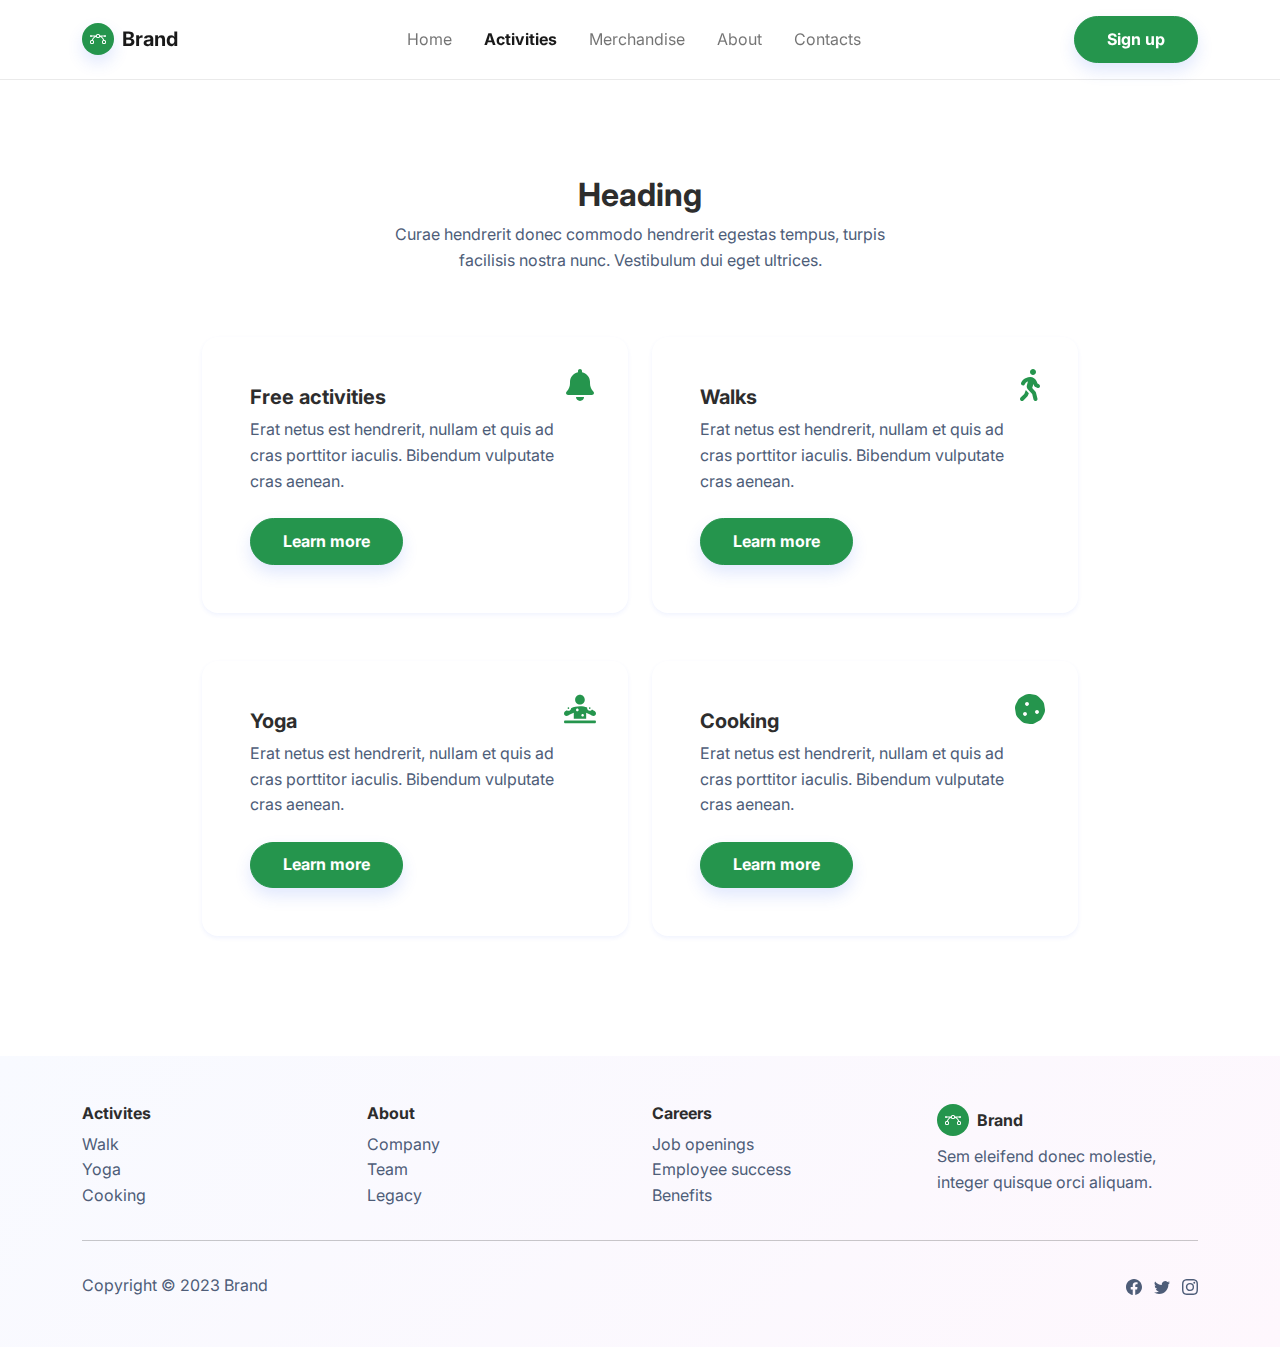
<file: activities.html>
<!DOCTYPE html>
<html lang="en">

<head>
    <meta charset="utf-8">
    <meta name="viewport" content="width=device-width, initial-scale=1.0, shrink-to-fit=no">
    <title>Projects - Brand</title>
    <link rel="stylesheet" href="assets/bootstrap/css/bootstrap.min.css">
    <link rel="stylesheet" href="https://fonts.googleapis.com/css?family=Inter:300italic,400italic,600italic,700italic,800italic,400,300,600,700,800&amp;display=swap">
</head>

<body>
    <nav class="navbar navbar-light navbar-expand-md sticky-top navbar-shrink py-3" id="mainNav">
        <div class="container"><a class="navbar-brand d-flex align-items-center" href="/"><span class="bs-icon-sm bs-icon-circle bs-icon-primary shadow d-flex justify-content-center align-items-center me-2 bs-icon"><svg xmlns="http://www.w3.org/2000/svg" width="1em" height="1em" fill="currentColor" viewBox="0 0 16 16" class="bi bi-bezier">
                        <path fill-rule="evenodd" d="M0 10.5A1.5 1.5 0 0 1 1.5 9h1A1.5 1.5 0 0 1 4 10.5v1A1.5 1.5 0 0 1 2.5 13h-1A1.5 1.5 0 0 1 0 11.5v-1zm1.5-.5a.5.5 0 0 0-.5.5v1a.5.5 0 0 0 .5.5h1a.5.5 0 0 0 .5-.5v-1a.5.5 0 0 0-.5-.5h-1zm10.5.5A1.5 1.5 0 0 1 13.5 9h1a1.5 1.5 0 0 1 1.5 1.5v1a1.5 1.5 0 0 1-1.5 1.5h-1a1.5 1.5 0 0 1-1.5-1.5v-1zm1.5-.5a.5.5 0 0 0-.5.5v1a.5.5 0 0 0 .5.5h1a.5.5 0 0 0 .5-.5v-1a.5.5 0 0 0-.5-.5h-1zM6 4.5A1.5 1.5 0 0 1 7.5 3h1A1.5 1.5 0 0 1 10 4.5v1A1.5 1.5 0 0 1 8.5 7h-1A1.5 1.5 0 0 1 6 5.5v-1zM7.5 4a.5.5 0 0 0-.5.5v1a.5.5 0 0 0 .5.5h1a.5.5 0 0 0 .5-.5v-1a.5.5 0 0 0-.5-.5h-1z"></path>
                        <path d="M6 4.5H1.866a1 1 0 1 0 0 1h2.668A6.517 6.517 0 0 0 1.814 9H2.5c.123 0 .244.015.358.043a5.517 5.517 0 0 1 3.185-3.185A1.503 1.503 0 0 1 6 5.5v-1zm3.957 1.358A1.5 1.5 0 0 0 10 5.5v-1h4.134a1 1 0 1 1 0 1h-2.668a6.517 6.517 0 0 1 2.72 3.5H13.5c-.123 0-.243.015-.358.043a5.517 5.517 0 0 0-3.185-3.185z"></path>
                    </svg></span><span>Brand</span></a><button data-bs-toggle="collapse" class="navbar-toggler" data-bs-target="#navcol-1"><span class="visually-hidden">Toggle navigation</span><span class="navbar-toggler-icon"></span></button>
            <div class="collapse navbar-collapse" id="navcol-1">
                <ul class="navbar-nav mx-auto">
                    <li class="nav-item"><a class="nav-link" href="index.html">Home</a></li>
                    <li class="nav-item"><a class="nav-link active" href="activities.html">Activities</a></li>
                    <li class="nav-item"><a class="nav-link" href="merchandise.html">Merchandise</a></li>
                    <li class="nav-item"><a class="nav-link" href="about.html">About</a></li>
                    <li class="nav-item"><a class="nav-link" href="contacts.html">Contacts</a></li>
                </ul><a class="btn btn-primary shadow" role="button" href="signup.html">Sign up</a>
            </div>
        </div>
    </nav>
    <section class="py-5">
        <div class="container py-5">
            <div class="row mb-5">
                <div class="col-md-8 col-xl-6 text-center mx-auto">
                    <h2 class="fw-bold">Heading</h2>
                    <p class="text-muted">Curae hendrerit donec commodo hendrerit egestas tempus, turpis facilisis nostra nunc. Vestibulum dui eget ultrices.</p>
                </div>
            </div>
            <div class="row row-cols-1 row-cols-md-2 mx-auto" style="max-width: 900px;">
                <div class="col mb-5">
                    <div class="card shadow-sm">
                        <div class="card-body px-4 py-5 px-md-5">
                            <div class="bs-icon-lg d-flex justify-content-center align-items-center mb-3 bs-icon" style="top: 1rem;right: 1rem;position: absolute;"><svg xmlns="http://www.w3.org/2000/svg" viewBox="-32 0 512 512" width="1em" height="1em" fill="currentColor">
                                    <!--! Font Awesome Free 6.1.1 by @fontawesome - https://fontawesome.com License - https://fontawesome.com/license/free (Icons: CC BY 4.0, Fonts: SIL OFL 1.1, Code: MIT License) Copyright 2022 Fonticons, Inc. -->
                                    <path d="M256 32V51.2C329 66.03 384 130.6 384 208V226.8C384 273.9 401.3 319.2 432.5 354.4L439.9 362.7C448.3 372.2 450.4 385.6 445.2 397.1C440 408.6 428.6 416 416 416H32C19.4 416 7.971 408.6 2.809 397.1C-2.353 385.6-.2883 372.2 8.084 362.7L15.5 354.4C46.74 319.2 64 273.9 64 226.8V208C64 130.6 118.1 66.03 192 51.2V32C192 14.33 206.3 0 224 0C241.7 0 256 14.33 256 32H256zM224 512C207 512 190.7 505.3 178.7 493.3C166.7 481.3 160 464.1 160 448H288C288 464.1 281.3 481.3 269.3 493.3C257.3 505.3 240.1 512 224 512z"></path>
                                </svg></div>
                            <h5 class="fw-bold card-title">Free activities</h5>
                            <p class="text-muted card-text mb-4">Erat netus est hendrerit, nullam et quis ad cras porttitor iaculis. Bibendum vulputate cras aenean.</p><button class="btn btn-primary shadow" type="button">Learn more</button>
                        </div>
                    </div>
                </div>
                <div class="col mb-5">
                    <div class="card shadow-sm">
                        <div class="card-body px-4 py-5 px-md-5">
                            <div class="bs-icon-lg d-flex justify-content-center align-items-center mb-3 bs-icon" style="top: 1rem;right: 1rem;position: absolute;"><svg xmlns="http://www.w3.org/2000/svg" viewBox="-96 0 512 512" width="1em" height="1em" fill="currentColor">
                                    <!--! Font Awesome Free 6.1.1 by @fontawesome - https://fontawesome.com License - https://fontawesome.com/license/free (Icons: CC BY 4.0, Fonts: SIL OFL 1.1, Code: MIT License) Copyright 2022 Fonticons, Inc. -->
                                    <path d="M256 48C256 74.51 234.5 96 208 96C181.5 96 160 74.51 160 48C160 21.49 181.5 0 208 0C234.5 0 256 21.49 256 48zM126.5 199.3C125.6 199.7 124.6 200.1 123.7 200.5L112.7 205.4C97.41 212.2 85.42 224.6 79.22 240.1L77.71 243.9C71.15 260.3 52.53 268.3 36.12 261.7C19.71 255.1 11.73 236.5 18.29 220.1L19.8 216.3C32.19 185.4 56.18 160.5 86.66 146.9L97.66 142C118.5 132.8 140.1 128 163.7 128C208.3 128 248.5 154.8 265.6 195.9L280.1 232.7L302.3 243.4C318.1 251.3 324.5 270.5 316.6 286.3C308.7 302.1 289.5 308.5 273.7 300.6L247 287.3C236.7 282.1 228.6 273.4 224.2 262.8L214.6 239.8L195.3 305.3L244.8 359.4C250.2 365.3 254.1 372.4 256 380.2L279 472.2C283.3 489.4 272.9 506.8 255.8 511C238.6 515.3 221.2 504.9 216.1 487.8L194.9 399.6L124.3 322.5C109.5 306.4 103.1 283.9 109.6 262.8L126.5 199.3zM68.73 398L93.69 335.6C95.84 338.6 98.16 341.4 100.7 344.2L141.4 388.6L126.9 424.8C124.5 430.9 120.9 436.4 116.3 440.9L54.63 502.6C42.13 515.1 21.87 515.1 9.372 502.6C-3.124 490.1-3.124 469.9 9.372 457.4L68.73 398z"></path>
                                </svg></div>
                            <h5 class="fw-bold card-title">Walks</h5>
                            <p class="text-muted card-text mb-4">Erat netus est hendrerit, nullam et quis ad cras porttitor iaculis. Bibendum vulputate cras aenean.</p><button class="btn btn-primary shadow" type="button">Learn more</button>
                        </div>
                    </div>
                </div>
                <div class="col mb-4">
                    <div class="card shadow-sm">
                        <div class="card-body px-4 py-5 px-md-5">
                            <div class="bs-icon-lg d-flex justify-content-center align-items-center mb-3 bs-icon" style="top: 1rem;right: 1rem;position: absolute;"><svg xmlns="http://www.w3.org/2000/svg" viewBox="0 -32 576 576" width="1em" height="1em" fill="currentColor">
                                    <!--! Font Awesome Free 6.1.1 by @fontawesome - https://fontawesome.com License - https://fontawesome.com/license/free (Icons: CC BY 4.0, Fonts: SIL OFL 1.1, Code: MIT License) Copyright 2022 Fonticons, Inc. -->
                                    <path d="M463.1 256c8.75 0 15.1-7.25 15.1-16S472.7 224 463.1 224c-8.75 0-15.1 7.25-15.1 16S455.2 256 463.1 256zM287.1 176c48.5 0 87.1-39.5 87.1-88S336.5 0 287.1 0S200 39.5 200 88S239.5 176 287.1 176zM80 256c8.75 0 15.1-7.25 15.1-16S88.75 224 80 224S64 231.3 64 240S71.25 256 80 256zM75.91 375.1c.6289-.459 41.62-29.26 100.1-50.05L176 432h223.1l-.0004-106.8c58.32 20.8 99.51 49.49 100.1 49.91C508.6 381.1 518.3 384 527.9 384c14.98 0 29.73-7 39.11-20.09c15.41-21.59 10.41-51.56-11.16-66.97c-1.955-1.391-21.1-14.83-51.83-30.85C495.5 279.2 480.7 288 463.1 288c-26.25 0-47.1-21.75-47.1-48c0-3.549 .4648-6.992 1.217-10.33C378.6 217.2 334.4 208 288 208c-59.37 0-114.1 15.01-160.1 32.67C127.6 266.6 106 288 80 288C69.02 288 58.94 284 50.8 277.7c-18.11 10.45-29.25 18.22-30.7 19.26c-21.56 15.41-26.56 45.38-11.16 66.97C24.33 385.5 54.3 390.4 75.91 375.1zM335.1 344c13.25 0 23.1 10.75 23.1 24s-10.75 24-23.1 24c-13.25 0-23.1-10.75-23.1-24S322.7 344 335.1 344zM240 248c13.25 0 23.1 10.75 23.1 24S253.3 296 240 296c-13.25 0-23.1-10.75-23.1-24S226.8 248 240 248zM559.1 464H16c-8.75 0-15.1 7.25-15.1 16l-.0016 16c0 8.75 7.25 16 15.1 16h543.1c8.75 0 15.1-7.25 15.1-16L575.1 480C575.1 471.3 568.7 464 559.1 464z"></path>
                                </svg></div>
                            <h5 class="fw-bold card-title">Yoga</h5>
                            <p class="text-muted card-text mb-4">Erat netus est hendrerit, nullam et quis ad cras porttitor iaculis. Bibendum vulputate cras aenean.</p><button class="btn btn-primary shadow" type="button">Learn more</button>
                        </div>
                    </div>
                </div>
                <div class="col mb-4">
                    <div class="card shadow-sm">
                        <div class="card-body px-4 py-5 px-md-5">
                            <div class="bs-icon-lg d-flex justify-content-center align-items-center mb-3 bs-icon" style="top: 1rem;right: 1rem;position: absolute;"><svg xmlns="http://www.w3.org/2000/svg" viewBox="0 0 512 512" width="1em" height="1em" fill="currentColor">
                                    <!--! Font Awesome Free 6.1.1 by @fontawesome - https://fontawesome.com License - https://fontawesome.com/license/free (Icons: CC BY 4.0, Fonts: SIL OFL 1.1, Code: MIT License) Copyright 2022 Fonticons, Inc. -->
                                    <path d="M494.5 254.8l-11.37-71.48c-4.102-25.9-16.29-49.8-34.8-68.32l-51.33-51.33c-18.52-18.52-42.3-30.7-68.2-34.8L256.9 17.53C231.2 13.42 204.7 17.64 181.5 29.48L116.7 62.53C93.23 74.36 74.36 93.35 62.41 116.7L29.51 181.2c-11.84 23.44-16.08 50.04-11.98 75.94l11.37 71.48c4.101 25.9 16.29 49.77 34.8 68.41l51.33 51.33c18.52 18.4 42.3 30.61 68.2 34.72l71.84 11.37c25.78 4.102 52.27-.1173 75.47-11.95l64.8-33.05c23.32-11.84 42.3-30.82 54.26-54.14l32.81-64.57C494.4 307.3 498.6 280.8 494.5 254.8zM176 367.1c-17.62 0-31.1-14.37-31.1-31.1c0-17.62 14.37-31.1 31.1-31.1s31.1 14.37 31.1 31.1C208 353.6 193.6 367.1 176 367.1zM208 208c-17.62 0-31.1-14.37-31.1-31.1s14.38-31.1 31.1-31.1c17.62 0 31.1 14.37 31.1 31.1S225.6 208 208 208zM368 335.1c-17.62 0-31.1-14.37-31.1-31.1c0-17.62 14.37-31.1 31.1-31.1s31.1 14.37 31.1 31.1C400 321.6 385.6 335.1 368 335.1z"></path>
                                </svg></div>
                            <h5 class="fw-bold card-title">Cooking</h5>
                            <p class="text-muted card-text mb-4">Erat netus est hendrerit, nullam et quis ad cras porttitor iaculis. Bibendum vulputate cras aenean.</p><button class="btn btn-primary shadow" type="button">Learn more</button>
                        </div>
                    </div>
                </div>
            </div>
        </div>
    </section>
    <footer class="bg-primary-gradient">
        <div class="container py-4 py-lg-5">
            <div class="row justify-content-center">
                <div class="col-sm-4 col-md-3 text-center text-lg-start d-flex flex-column">
                    <h3 class="fs-6 fw-bold">Activites</h3>
                    <ul class="list-unstyled">
                        <li><a href="#">Walk</a></li>
                        <li><a href="#">Yoga</a></li>
                        <li><a href="#">Cooking</a></li>
                    </ul>
                </div>
                <div class="col-sm-4 col-md-3 text-center text-lg-start d-flex flex-column">
                    <h3 class="fs-6 fw-bold">About</h3>
                    <ul class="list-unstyled">
                        <li><a href="#">Company</a></li>
                        <li><a href="#">Team</a></li>
                        <li><a href="#">Legacy</a></li>
                    </ul>
                </div>
                <div class="col-sm-4 col-md-3 text-center text-lg-start d-flex flex-column">
                    <h3 class="fs-6 fw-bold">Careers</h3>
                    <ul class="list-unstyled">
                        <li><a href="#">Job openings</a></li>
                        <li><a href="#">Employee success</a></li>
                        <li><a href="#">Benefits</a></li>
                    </ul>
                </div>
                <div class="col-lg-3 text-center text-lg-start d-flex flex-column align-items-center order-first align-items-lg-start order-lg-last">
                    <div class="fw-bold d-flex align-items-center mb-2"><span class="bs-icon-sm bs-icon-circle bs-icon-primary d-flex justify-content-center align-items-center bs-icon me-2"><svg xmlns="http://www.w3.org/2000/svg" width="1em" height="1em" fill="currentColor" viewBox="0 0 16 16" class="bi bi-bezier">
                                <path fill-rule="evenodd" d="M0 10.5A1.5 1.5 0 0 1 1.5 9h1A1.5 1.5 0 0 1 4 10.5v1A1.5 1.5 0 0 1 2.5 13h-1A1.5 1.5 0 0 1 0 11.5v-1zm1.5-.5a.5.5 0 0 0-.5.5v1a.5.5 0 0 0 .5.5h1a.5.5 0 0 0 .5-.5v-1a.5.5 0 0 0-.5-.5h-1zm10.5.5A1.5 1.5 0 0 1 13.5 9h1a1.5 1.5 0 0 1 1.5 1.5v1a1.5 1.5 0 0 1-1.5 1.5h-1a1.5 1.5 0 0 1-1.5-1.5v-1zm1.5-.5a.5.5 0 0 0-.5.5v1a.5.5 0 0 0 .5.5h1a.5.5 0 0 0 .5-.5v-1a.5.5 0 0 0-.5-.5h-1zM6 4.5A1.5 1.5 0 0 1 7.5 3h1A1.5 1.5 0 0 1 10 4.5v1A1.5 1.5 0 0 1 8.5 7h-1A1.5 1.5 0 0 1 6 5.5v-1zM7.5 4a.5.5 0 0 0-.5.5v1a.5.5 0 0 0 .5.5h1a.5.5 0 0 0 .5-.5v-1a.5.5 0 0 0-.5-.5h-1z"></path>
                                <path d="M6 4.5H1.866a1 1 0 1 0 0 1h2.668A6.517 6.517 0 0 0 1.814 9H2.5c.123 0 .244.015.358.043a5.517 5.517 0 0 1 3.185-3.185A1.503 1.503 0 0 1 6 5.5v-1zm3.957 1.358A1.5 1.5 0 0 0 10 5.5v-1h4.134a1 1 0 1 1 0 1h-2.668a6.517 6.517 0 0 1 2.72 3.5H13.5c-.123 0-.243.015-.358.043a5.517 5.517 0 0 0-3.185-3.185z"></path>
                            </svg></span><span>Brand</span></div>
                    <p class="text-muted">Sem eleifend donec molestie, integer quisque orci aliquam.</p>
                </div>
            </div>
            <hr>
            <div class="text-muted d-flex justify-content-between align-items-center pt-3">
                <p class="mb-0">Copyright © 2023 Brand</p>
                <ul class="list-inline mb-0">
                    <li class="list-inline-item"><svg xmlns="http://www.w3.org/2000/svg" width="1em" height="1em" fill="currentColor" viewBox="0 0 16 16" class="bi bi-facebook">
                            <path d="M16 8.049c0-4.446-3.582-8.05-8-8.05C3.58 0-.002 3.603-.002 8.05c0 4.017 2.926 7.347 6.75 7.951v-5.625h-2.03V8.05H6.75V6.275c0-2.017 1.195-3.131 3.022-3.131.876 0 1.791.157 1.791.157v1.98h-1.009c-.993 0-1.303.621-1.303 1.258v1.51h2.218l-.354 2.326H9.25V16c3.824-.604 6.75-3.934 6.75-7.951z"></path>
                        </svg></li>
                    <li class="list-inline-item"><svg xmlns="http://www.w3.org/2000/svg" width="1em" height="1em" fill="currentColor" viewBox="0 0 16 16" class="bi bi-twitter">
                            <path d="M5.026 15c6.038 0 9.341-5.003 9.341-9.334 0-.14 0-.282-.006-.422A6.685 6.685 0 0 0 16 3.542a6.658 6.658 0 0 1-1.889.518 3.301 3.301 0 0 0 1.447-1.817 6.533 6.533 0 0 1-2.087.793A3.286 3.286 0 0 0 7.875 6.03a9.325 9.325 0 0 1-6.767-3.429 3.289 3.289 0 0 0 1.018 4.382A3.323 3.323 0 0 1 .64 6.575v.045a3.288 3.288 0 0 0 2.632 3.218 3.203 3.203 0 0 1-.865.115 3.23 3.23 0 0 1-.614-.057 3.283 3.283 0 0 0 3.067 2.277A6.588 6.588 0 0 1 .78 13.58a6.32 6.32 0 0 1-.78-.045A9.344 9.344 0 0 0 5.026 15z"></path>
                        </svg></li>
                    <li class="list-inline-item"><svg xmlns="http://www.w3.org/2000/svg" width="1em" height="1em" fill="currentColor" viewBox="0 0 16 16" class="bi bi-instagram">
                            <path d="M8 0C5.829 0 5.556.01 4.703.048 3.85.088 3.269.222 2.76.42a3.917 3.917 0 0 0-1.417.923A3.927 3.927 0 0 0 .42 2.76C.222 3.268.087 3.85.048 4.7.01 5.555 0 5.827 0 8.001c0 2.172.01 2.444.048 3.297.04.852.174 1.433.372 1.942.205.526.478.972.923 1.417.444.445.89.719 1.416.923.51.198 1.09.333 1.942.372C5.555 15.99 5.827 16 8 16s2.444-.01 3.298-.048c.851-.04 1.434-.174 1.943-.372a3.916 3.916 0 0 0 1.416-.923c.445-.445.718-.891.923-1.417.197-.509.332-1.09.372-1.942C15.99 10.445 16 10.173 16 8s-.01-2.445-.048-3.299c-.04-.851-.175-1.433-.372-1.941a3.926 3.926 0 0 0-.923-1.417A3.911 3.911 0 0 0 13.24.42c-.51-.198-1.092-.333-1.943-.372C10.443.01 10.172 0 7.998 0h.003zm-.717 1.442h.718c2.136 0 2.389.007 3.232.046.78.035 1.204.166 1.486.275.373.145.64.319.92.599.28.28.453.546.598.92.11.281.24.705.275 1.485.039.843.047 1.096.047 3.231s-.008 2.389-.047 3.232c-.035.78-.166 1.203-.275 1.485a2.47 2.47 0 0 1-.599.919c-.28.28-.546.453-.92.598-.28.11-.704.24-1.485.276-.843.038-1.096.047-3.232.047s-2.39-.009-3.233-.047c-.78-.036-1.203-.166-1.485-.276a2.478 2.478 0 0 1-.92-.598 2.48 2.48 0 0 1-.6-.92c-.109-.281-.24-.705-.275-1.485-.038-.843-.046-1.096-.046-3.233 0-2.136.008-2.388.046-3.231.036-.78.166-1.204.276-1.486.145-.373.319-.64.599-.92.28-.28.546-.453.92-.598.282-.11.705-.24 1.485-.276.738-.034 1.024-.044 2.515-.045v.002zm4.988 1.328a.96.96 0 1 0 0 1.92.96.96 0 0 0 0-1.92zm-4.27 1.122a4.109 4.109 0 1 0 0 8.217 4.109 4.109 0 0 0 0-8.217zm0 1.441a2.667 2.667 0 1 1 0 5.334 2.667 2.667 0 0 1 0-5.334z"></path>
                        </svg></li>
                </ul>
            </div>
        </div>
    </footer>
    <script src="assets/bootstrap/js/bootstrap.min.js"></script>
    <script src="assets/js/bs-init.js"></script>
    <script src="assets/js/bold-and-bright.js"></script>
</body>

</html>
</file>
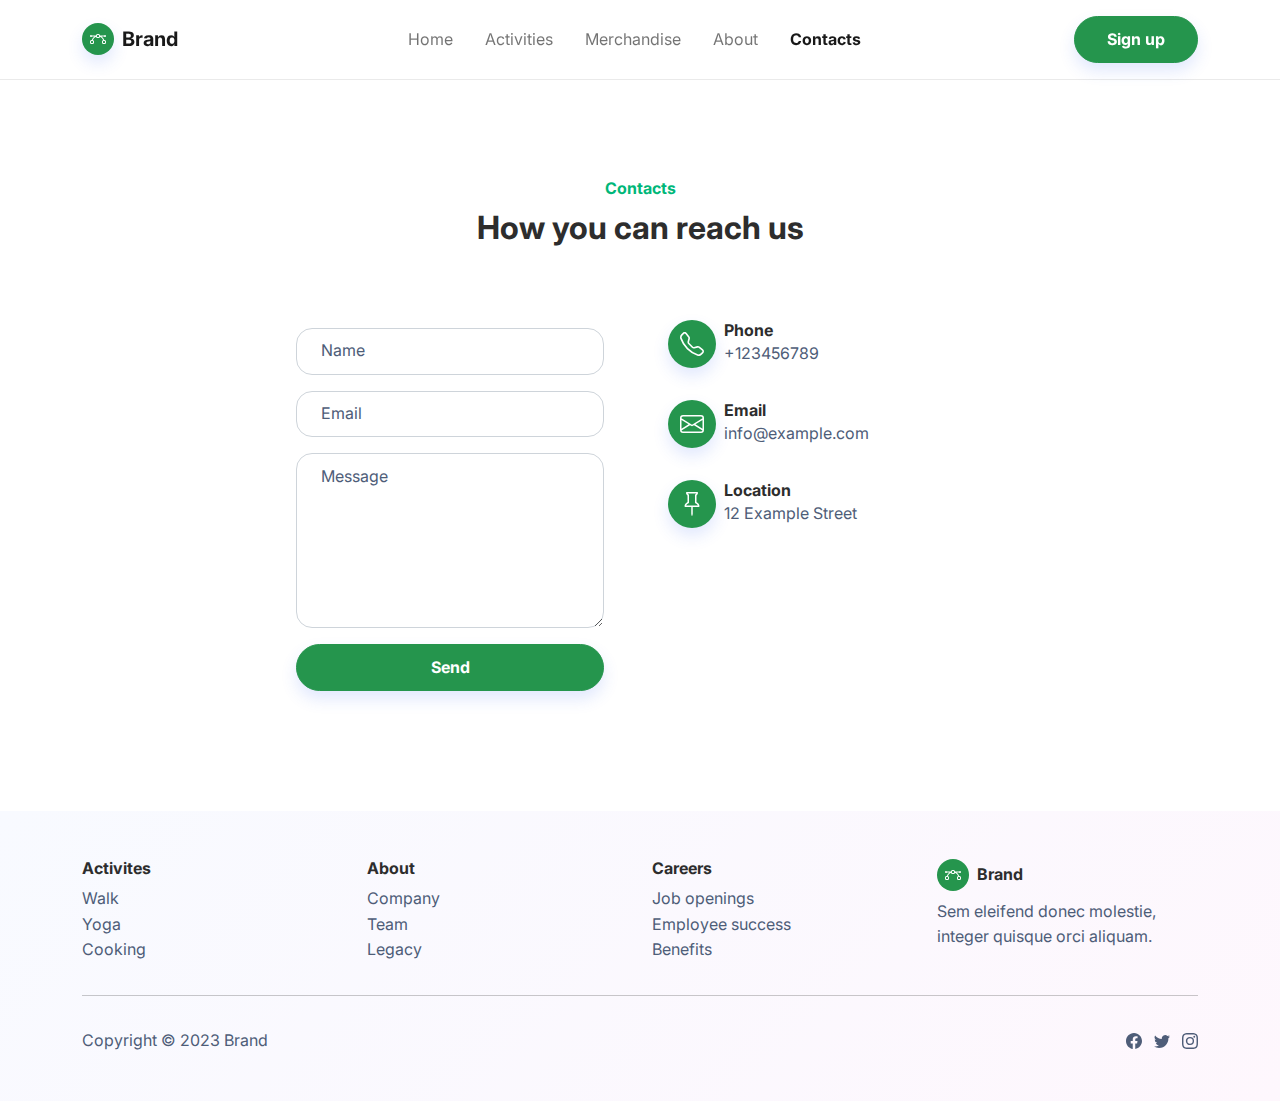
<file: contacts.html>
<!DOCTYPE html>
<html lang="en">

<head>
    <meta charset="utf-8">
    <meta name="viewport" content="width=device-width, initial-scale=1.0, shrink-to-fit=no">
    <title>Contacts - Brand</title>
    <link rel="stylesheet" href="assets/bootstrap/css/bootstrap.min.css">
    <link rel="stylesheet" href="https://fonts.googleapis.com/css?family=Inter:300italic,400italic,600italic,700italic,800italic,400,300,600,700,800&amp;display=swap">
</head>

<body>
    <nav class="navbar navbar-light navbar-expand-md sticky-top navbar-shrink py-3" id="mainNav">
        <div class="container"><a class="navbar-brand d-flex align-items-center" href="/"><span class="bs-icon-sm bs-icon-circle bs-icon-primary shadow d-flex justify-content-center align-items-center me-2 bs-icon"><svg xmlns="http://www.w3.org/2000/svg" width="1em" height="1em" fill="currentColor" viewBox="0 0 16 16" class="bi bi-bezier">
                        <path fill-rule="evenodd" d="M0 10.5A1.5 1.5 0 0 1 1.5 9h1A1.5 1.5 0 0 1 4 10.5v1A1.5 1.5 0 0 1 2.5 13h-1A1.5 1.5 0 0 1 0 11.5v-1zm1.5-.5a.5.5 0 0 0-.5.5v1a.5.5 0 0 0 .5.5h1a.5.5 0 0 0 .5-.5v-1a.5.5 0 0 0-.5-.5h-1zm10.5.5A1.5 1.5 0 0 1 13.5 9h1a1.5 1.5 0 0 1 1.5 1.5v1a1.5 1.5 0 0 1-1.5 1.5h-1a1.5 1.5 0 0 1-1.5-1.5v-1zm1.5-.5a.5.5 0 0 0-.5.5v1a.5.5 0 0 0 .5.5h1a.5.5 0 0 0 .5-.5v-1a.5.5 0 0 0-.5-.5h-1zM6 4.5A1.5 1.5 0 0 1 7.5 3h1A1.5 1.5 0 0 1 10 4.5v1A1.5 1.5 0 0 1 8.5 7h-1A1.5 1.5 0 0 1 6 5.5v-1zM7.5 4a.5.5 0 0 0-.5.5v1a.5.5 0 0 0 .5.5h1a.5.5 0 0 0 .5-.5v-1a.5.5 0 0 0-.5-.5h-1z"></path>
                        <path d="M6 4.5H1.866a1 1 0 1 0 0 1h2.668A6.517 6.517 0 0 0 1.814 9H2.5c.123 0 .244.015.358.043a5.517 5.517 0 0 1 3.185-3.185A1.503 1.503 0 0 1 6 5.5v-1zm3.957 1.358A1.5 1.5 0 0 0 10 5.5v-1h4.134a1 1 0 1 1 0 1h-2.668a6.517 6.517 0 0 1 2.72 3.5H13.5c-.123 0-.243.015-.358.043a5.517 5.517 0 0 0-3.185-3.185z"></path>
                    </svg></span><span>Brand</span></a><button data-bs-toggle="collapse" class="navbar-toggler" data-bs-target="#navcol-1"><span class="visually-hidden">Toggle navigation</span><span class="navbar-toggler-icon"></span></button>
            <div class="collapse navbar-collapse" id="navcol-1">
                <ul class="navbar-nav mx-auto">
                    <li class="nav-item"><a class="nav-link" href="index.html">Home</a></li>
                    <li class="nav-item"><a class="nav-link" href="activities.html">Activities</a></li>
                    <li class="nav-item"><a class="nav-link" href="merchandise.html">Merchandise</a></li>
                    <li class="nav-item"><a class="nav-link" href="about.html">About</a></li>
                    <li class="nav-item"><a class="nav-link active" href="contacts.html">Contacts</a></li>
                </ul><a class="btn btn-primary shadow" role="button" href="signup.html">Sign up</a>
            </div>
        </div>
    </nav>
    <section class="py-5">
        <div class="container py-5">
            <div class="row mb-5">
                <div class="col-md-8 col-xl-6 text-center mx-auto">
                    <p class="fw-bold text-success mb-2">Contacts</p>
                    <h2 class="fw-bold">How you can reach us</h2>
                </div>
            </div>
            <div class="row d-flex justify-content-center">
                <div class="col-md-6 col-xl-4">
                    <div>
                        <form class="p-3 p-xl-4" method="post">
                            <div class="mb-3"><input class="form-control" type="text" id="name-1" name="name" placeholder="Name"></div>
                            <div class="mb-3"><input class="form-control" type="email" id="email-1" name="email" placeholder="Email"></div>
                            <div class="mb-3"><textarea class="form-control" id="message-1" name="message" rows="6" placeholder="Message"></textarea></div>
                            <div><button class="btn btn-primary shadow d-block w-100" type="submit">Send </button></div>
                        </form>
                    </div>
                </div>
                <div class="col-md-4 col-xl-4 d-flex justify-content-center justify-content-xl-start">
                    <div class="d-flex flex-wrap flex-md-column justify-content-md-start align-items-md-start h-100">
                        <div class="d-flex align-items-center p-3">
                            <div class="bs-icon-md bs-icon-circle bs-icon-primary shadow d-flex flex-shrink-0 justify-content-center align-items-center d-inline-block bs-icon bs-icon-md"><svg xmlns="http://www.w3.org/2000/svg" width="1em" height="1em" fill="currentColor" viewBox="0 0 16 16" class="bi bi-telephone">
                                    <path d="M3.654 1.328a.678.678 0 0 0-1.015-.063L1.605 2.3c-.483.484-.661 1.169-.45 1.77a17.568 17.568 0 0 0 4.168 6.608 17.569 17.569 0 0 0 6.608 4.168c.601.211 1.286.033 1.77-.45l1.034-1.034a.678.678 0 0 0-.063-1.015l-2.307-1.794a.678.678 0 0 0-.58-.122l-2.19.547a1.745 1.745 0 0 1-1.657-.459L5.482 8.062a1.745 1.745 0 0 1-.46-1.657l.548-2.19a.678.678 0 0 0-.122-.58L3.654 1.328zM1.884.511a1.745 1.745 0 0 1 2.612.163L6.29 2.98c.329.423.445.974.315 1.494l-.547 2.19a.678.678 0 0 0 .178.643l2.457 2.457a.678.678 0 0 0 .644.178l2.189-.547a1.745 1.745 0 0 1 1.494.315l2.306 1.794c.829.645.905 1.87.163 2.611l-1.034 1.034c-.74.74-1.846 1.065-2.877.702a18.634 18.634 0 0 1-7.01-4.42 18.634 18.634 0 0 1-4.42-7.009c-.362-1.03-.037-2.137.703-2.877L1.885.511z"></path>
                                </svg></div>
                            <div class="px-2">
                                <h6 class="fw-bold mb-0">Phone</h6>
                                <p class="text-muted mb-0">+123456789</p>
                            </div>
                        </div>
                        <div class="d-flex align-items-center p-3">
                            <div class="bs-icon-md bs-icon-circle bs-icon-primary shadow d-flex flex-shrink-0 justify-content-center align-items-center d-inline-block bs-icon bs-icon-md"><svg xmlns="http://www.w3.org/2000/svg" width="1em" height="1em" fill="currentColor" viewBox="0 0 16 16" class="bi bi-envelope">
                                    <path fill-rule="evenodd" d="M0 4a2 2 0 0 1 2-2h12a2 2 0 0 1 2 2v8a2 2 0 0 1-2 2H2a2 2 0 0 1-2-2V4Zm2-1a1 1 0 0 0-1 1v.217l7 4.2 7-4.2V4a1 1 0 0 0-1-1H2Zm13 2.383-4.708 2.825L15 11.105V5.383Zm-.034 6.876-5.64-3.471L8 9.583l-1.326-.795-5.64 3.47A1 1 0 0 0 2 13h12a1 1 0 0 0 .966-.741ZM1 11.105l4.708-2.897L1 5.383v5.722Z"></path>
                                </svg></div>
                            <div class="px-2">
                                <h6 class="fw-bold mb-0">Email</h6>
                                <p class="text-muted mb-0">info@example.com</p>
                            </div>
                        </div>
                        <div class="d-flex align-items-center p-3">
                            <div class="bs-icon-md bs-icon-circle bs-icon-primary shadow d-flex flex-shrink-0 justify-content-center align-items-center d-inline-block bs-icon bs-icon-md"><svg xmlns="http://www.w3.org/2000/svg" width="1em" height="1em" fill="currentColor" viewBox="0 0 16 16" class="bi bi-pin">
                                    <path d="M4.146.146A.5.5 0 0 1 4.5 0h7a.5.5 0 0 1 .5.5c0 .68-.342 1.174-.646 1.479-.126.125-.25.224-.354.298v4.431l.078.048c.203.127.476.314.751.555C12.36 7.775 13 8.527 13 9.5a.5.5 0 0 1-.5.5h-4v4.5c0 .276-.224 1.5-.5 1.5s-.5-1.224-.5-1.5V10h-4a.5.5 0 0 1-.5-.5c0-.973.64-1.725 1.17-2.189A5.921 5.921 0 0 1 5 6.708V2.277a2.77 2.77 0 0 1-.354-.298C4.342 1.674 4 1.179 4 .5a.5.5 0 0 1 .146-.354zm1.58 1.408-.002-.001.002.001zm-.002-.001.002.001A.5.5 0 0 1 6 2v5a.5.5 0 0 1-.276.447h-.002l-.012.007-.054.03a4.922 4.922 0 0 0-.827.58c-.318.278-.585.596-.725.936h7.792c-.14-.34-.407-.658-.725-.936a4.915 4.915 0 0 0-.881-.61l-.012-.006h-.002A.5.5 0 0 1 10 7V2a.5.5 0 0 1 .295-.458 1.775 1.775 0 0 0 .351-.271c.08-.08.155-.17.214-.271H5.14c.06.1.133.191.214.271a1.78 1.78 0 0 0 .37.282z"></path>
                                </svg></div>
                            <div class="px-2">
                                <h6 class="fw-bold mb-0">Location</h6>
                                <p class="text-muted mb-0">12 Example Street</p>
                            </div>
                        </div>
                    </div>
                </div>
            </div>
        </div>
    </section>
    <footer class="bg-primary-gradient">
        <div class="container py-4 py-lg-5">
            <div class="row justify-content-center">
                <div class="col-sm-4 col-md-3 text-center text-lg-start d-flex flex-column">
                    <h3 class="fs-6 fw-bold">Activites</h3>
                    <ul class="list-unstyled">
                        <li><a href="#">Walk</a></li>
                        <li><a href="#">Yoga</a></li>
                        <li><a href="#">Cooking</a></li>
                    </ul>
                </div>
                <div class="col-sm-4 col-md-3 text-center text-lg-start d-flex flex-column">
                    <h3 class="fs-6 fw-bold">About</h3>
                    <ul class="list-unstyled">
                        <li><a href="#">Company</a></li>
                        <li><a href="#">Team</a></li>
                        <li><a href="#">Legacy</a></li>
                    </ul>
                </div>
                <div class="col-sm-4 col-md-3 text-center text-lg-start d-flex flex-column">
                    <h3 class="fs-6 fw-bold">Careers</h3>
                    <ul class="list-unstyled">
                        <li><a href="#">Job openings</a></li>
                        <li><a href="#">Employee success</a></li>
                        <li><a href="#">Benefits</a></li>
                    </ul>
                </div>
                <div class="col-lg-3 text-center text-lg-start d-flex flex-column align-items-center order-first align-items-lg-start order-lg-last">
                    <div class="fw-bold d-flex align-items-center mb-2"><span class="bs-icon-sm bs-icon-circle bs-icon-primary d-flex justify-content-center align-items-center bs-icon me-2"><svg xmlns="http://www.w3.org/2000/svg" width="1em" height="1em" fill="currentColor" viewBox="0 0 16 16" class="bi bi-bezier">
                                <path fill-rule="evenodd" d="M0 10.5A1.5 1.5 0 0 1 1.5 9h1A1.5 1.5 0 0 1 4 10.5v1A1.5 1.5 0 0 1 2.5 13h-1A1.5 1.5 0 0 1 0 11.5v-1zm1.5-.5a.5.5 0 0 0-.5.5v1a.5.5 0 0 0 .5.5h1a.5.5 0 0 0 .5-.5v-1a.5.5 0 0 0-.5-.5h-1zm10.5.5A1.5 1.5 0 0 1 13.5 9h1a1.5 1.5 0 0 1 1.5 1.5v1a1.5 1.5 0 0 1-1.5 1.5h-1a1.5 1.5 0 0 1-1.5-1.5v-1zm1.5-.5a.5.5 0 0 0-.5.5v1a.5.5 0 0 0 .5.5h1a.5.5 0 0 0 .5-.5v-1a.5.5 0 0 0-.5-.5h-1zM6 4.5A1.5 1.5 0 0 1 7.5 3h1A1.5 1.5 0 0 1 10 4.5v1A1.5 1.5 0 0 1 8.5 7h-1A1.5 1.5 0 0 1 6 5.5v-1zM7.5 4a.5.5 0 0 0-.5.5v1a.5.5 0 0 0 .5.5h1a.5.5 0 0 0 .5-.5v-1a.5.5 0 0 0-.5-.5h-1z"></path>
                                <path d="M6 4.5H1.866a1 1 0 1 0 0 1h2.668A6.517 6.517 0 0 0 1.814 9H2.5c.123 0 .244.015.358.043a5.517 5.517 0 0 1 3.185-3.185A1.503 1.503 0 0 1 6 5.5v-1zm3.957 1.358A1.5 1.5 0 0 0 10 5.5v-1h4.134a1 1 0 1 1 0 1h-2.668a6.517 6.517 0 0 1 2.72 3.5H13.5c-.123 0-.243.015-.358.043a5.517 5.517 0 0 0-3.185-3.185z"></path>
                            </svg></span><span>Brand</span></div>
                    <p class="text-muted">Sem eleifend donec molestie, integer quisque orci aliquam.</p>
                </div>
            </div>
            <hr>
            <div class="text-muted d-flex justify-content-between align-items-center pt-3">
                <p class="mb-0">Copyright © 2023 Brand</p>
                <ul class="list-inline mb-0">
                    <li class="list-inline-item"><svg xmlns="http://www.w3.org/2000/svg" width="1em" height="1em" fill="currentColor" viewBox="0 0 16 16" class="bi bi-facebook">
                            <path d="M16 8.049c0-4.446-3.582-8.05-8-8.05C3.58 0-.002 3.603-.002 8.05c0 4.017 2.926 7.347 6.75 7.951v-5.625h-2.03V8.05H6.75V6.275c0-2.017 1.195-3.131 3.022-3.131.876 0 1.791.157 1.791.157v1.98h-1.009c-.993 0-1.303.621-1.303 1.258v1.51h2.218l-.354 2.326H9.25V16c3.824-.604 6.75-3.934 6.75-7.951z"></path>
                        </svg></li>
                    <li class="list-inline-item"><svg xmlns="http://www.w3.org/2000/svg" width="1em" height="1em" fill="currentColor" viewBox="0 0 16 16" class="bi bi-twitter">
                            <path d="M5.026 15c6.038 0 9.341-5.003 9.341-9.334 0-.14 0-.282-.006-.422A6.685 6.685 0 0 0 16 3.542a6.658 6.658 0 0 1-1.889.518 3.301 3.301 0 0 0 1.447-1.817 6.533 6.533 0 0 1-2.087.793A3.286 3.286 0 0 0 7.875 6.03a9.325 9.325 0 0 1-6.767-3.429 3.289 3.289 0 0 0 1.018 4.382A3.323 3.323 0 0 1 .64 6.575v.045a3.288 3.288 0 0 0 2.632 3.218 3.203 3.203 0 0 1-.865.115 3.23 3.23 0 0 1-.614-.057 3.283 3.283 0 0 0 3.067 2.277A6.588 6.588 0 0 1 .78 13.58a6.32 6.32 0 0 1-.78-.045A9.344 9.344 0 0 0 5.026 15z"></path>
                        </svg></li>
                    <li class="list-inline-item"><svg xmlns="http://www.w3.org/2000/svg" width="1em" height="1em" fill="currentColor" viewBox="0 0 16 16" class="bi bi-instagram">
                            <path d="M8 0C5.829 0 5.556.01 4.703.048 3.85.088 3.269.222 2.76.42a3.917 3.917 0 0 0-1.417.923A3.927 3.927 0 0 0 .42 2.76C.222 3.268.087 3.85.048 4.7.01 5.555 0 5.827 0 8.001c0 2.172.01 2.444.048 3.297.04.852.174 1.433.372 1.942.205.526.478.972.923 1.417.444.445.89.719 1.416.923.51.198 1.09.333 1.942.372C5.555 15.99 5.827 16 8 16s2.444-.01 3.298-.048c.851-.04 1.434-.174 1.943-.372a3.916 3.916 0 0 0 1.416-.923c.445-.445.718-.891.923-1.417.197-.509.332-1.09.372-1.942C15.99 10.445 16 10.173 16 8s-.01-2.445-.048-3.299c-.04-.851-.175-1.433-.372-1.941a3.926 3.926 0 0 0-.923-1.417A3.911 3.911 0 0 0 13.24.42c-.51-.198-1.092-.333-1.943-.372C10.443.01 10.172 0 7.998 0h.003zm-.717 1.442h.718c2.136 0 2.389.007 3.232.046.78.035 1.204.166 1.486.275.373.145.64.319.92.599.28.28.453.546.598.92.11.281.24.705.275 1.485.039.843.047 1.096.047 3.231s-.008 2.389-.047 3.232c-.035.78-.166 1.203-.275 1.485a2.47 2.47 0 0 1-.599.919c-.28.28-.546.453-.92.598-.28.11-.704.24-1.485.276-.843.038-1.096.047-3.232.047s-2.39-.009-3.233-.047c-.78-.036-1.203-.166-1.485-.276a2.478 2.478 0 0 1-.92-.598 2.48 2.48 0 0 1-.6-.92c-.109-.281-.24-.705-.275-1.485-.038-.843-.046-1.096-.046-3.233 0-2.136.008-2.388.046-3.231.036-.78.166-1.204.276-1.486.145-.373.319-.64.599-.92.28-.28.546-.453.92-.598.282-.11.705-.24 1.485-.276.738-.034 1.024-.044 2.515-.045v.002zm4.988 1.328a.96.96 0 1 0 0 1.92.96.96 0 0 0 0-1.92zm-4.27 1.122a4.109 4.109 0 1 0 0 8.217 4.109 4.109 0 0 0 0-8.217zm0 1.441a2.667 2.667 0 1 1 0 5.334 2.667 2.667 0 0 1 0-5.334z"></path>
                        </svg></li>
                </ul>
            </div>
        </div>
    </footer>
    <script src="assets/bootstrap/js/bootstrap.min.js"></script>
    <script src="assets/js/bs-init.js"></script>
    <script src="assets/js/bold-and-bright.js"></script>
</body>

</html>
</file>
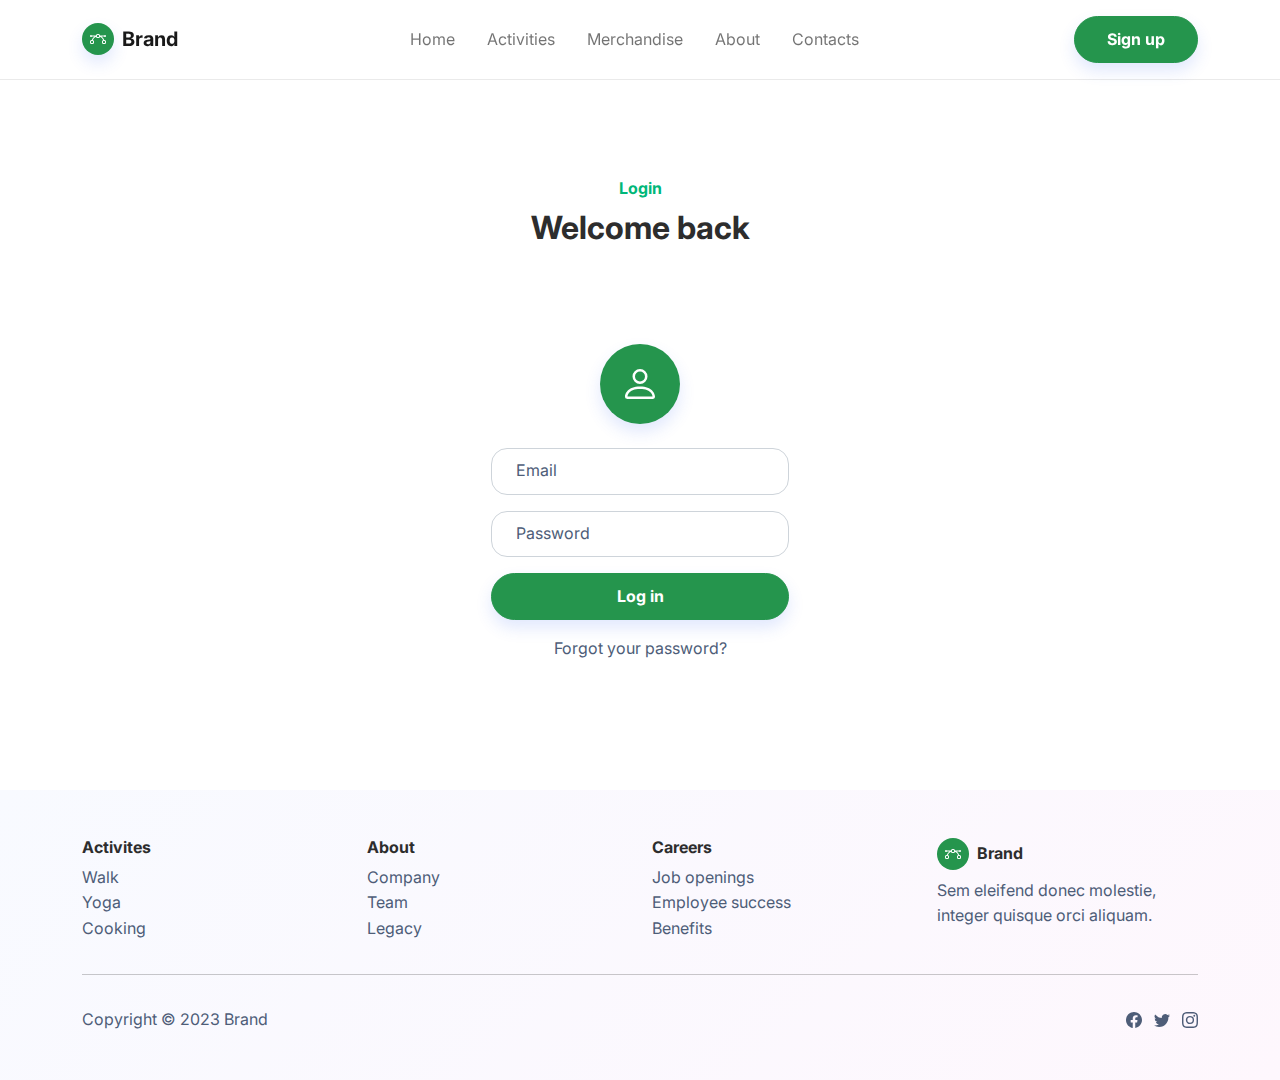
<file: login.html>
<!DOCTYPE html>
<html lang="en">

<head>
    <meta charset="utf-8">
    <meta name="viewport" content="width=device-width, initial-scale=1.0, shrink-to-fit=no">
    <title>Log in - Brand</title>
    <link rel="stylesheet" href="assets/bootstrap/css/bootstrap.min.css">
    <link rel="stylesheet" href="https://fonts.googleapis.com/css?family=Inter:300italic,400italic,600italic,700italic,800italic,400,300,600,700,800&amp;display=swap">
</head>

<body>
    <nav class="navbar navbar-light navbar-expand-md sticky-top navbar-shrink py-3" id="mainNav">
        <div class="container"><a class="navbar-brand d-flex align-items-center" href="/"><span class="bs-icon-sm bs-icon-circle bs-icon-primary shadow d-flex justify-content-center align-items-center me-2 bs-icon"><svg xmlns="http://www.w3.org/2000/svg" width="1em" height="1em" fill="currentColor" viewBox="0 0 16 16" class="bi bi-bezier">
                        <path fill-rule="evenodd" d="M0 10.5A1.5 1.5 0 0 1 1.5 9h1A1.5 1.5 0 0 1 4 10.5v1A1.5 1.5 0 0 1 2.5 13h-1A1.5 1.5 0 0 1 0 11.5v-1zm1.5-.5a.5.5 0 0 0-.5.5v1a.5.5 0 0 0 .5.5h1a.5.5 0 0 0 .5-.5v-1a.5.5 0 0 0-.5-.5h-1zm10.5.5A1.5 1.5 0 0 1 13.5 9h1a1.5 1.5 0 0 1 1.5 1.5v1a1.5 1.5 0 0 1-1.5 1.5h-1a1.5 1.5 0 0 1-1.5-1.5v-1zm1.5-.5a.5.5 0 0 0-.5.5v1a.5.5 0 0 0 .5.5h1a.5.5 0 0 0 .5-.5v-1a.5.5 0 0 0-.5-.5h-1zM6 4.5A1.5 1.5 0 0 1 7.5 3h1A1.5 1.5 0 0 1 10 4.5v1A1.5 1.5 0 0 1 8.5 7h-1A1.5 1.5 0 0 1 6 5.5v-1zM7.5 4a.5.5 0 0 0-.5.5v1a.5.5 0 0 0 .5.5h1a.5.5 0 0 0 .5-.5v-1a.5.5 0 0 0-.5-.5h-1z"></path>
                        <path d="M6 4.5H1.866a1 1 0 1 0 0 1h2.668A6.517 6.517 0 0 0 1.814 9H2.5c.123 0 .244.015.358.043a5.517 5.517 0 0 1 3.185-3.185A1.503 1.503 0 0 1 6 5.5v-1zm3.957 1.358A1.5 1.5 0 0 0 10 5.5v-1h4.134a1 1 0 1 1 0 1h-2.668a6.517 6.517 0 0 1 2.72 3.5H13.5c-.123 0-.243.015-.358.043a5.517 5.517 0 0 0-3.185-3.185z"></path>
                    </svg></span><span>Brand</span></a><button data-bs-toggle="collapse" class="navbar-toggler" data-bs-target="#navcol-1"><span class="visually-hidden">Toggle navigation</span><span class="navbar-toggler-icon"></span></button>
            <div class="collapse navbar-collapse" id="navcol-1">
                <ul class="navbar-nav mx-auto">
                    <li class="nav-item"><a class="nav-link" href="index.html">Home</a></li>
                    <li class="nav-item"><a class="nav-link" href="activities.html">Activities</a></li>
                    <li class="nav-item"><a class="nav-link" href="merchandise.html">Merchandise</a></li>
                    <li class="nav-item"><a class="nav-link" href="about.html">About</a></li>
                    <li class="nav-item"><a class="nav-link" href="contacts.html">Contacts</a></li>
                </ul><a class="btn btn-primary shadow" role="button" href="signup.html">Sign up</a>
            </div>
        </div>
    </nav>
    <section class="py-5">
        <div class="container py-5">
            <div class="row mb-4 mb-lg-5">
                <div class="col-md-8 col-xl-6 text-center mx-auto">
                    <p class="fw-bold text-success mb-2">Login</p>
                    <h2 class="fw-bold">Welcome back</h2>
                </div>
            </div>
            <div class="row d-flex justify-content-center">
                <div class="col-md-6 col-xl-4">
                    <div class="card">
                        <div class="card-body text-center d-flex flex-column align-items-center">
                            <div class="bs-icon-xl bs-icon-circle bs-icon-primary shadow bs-icon my-4"><svg xmlns="http://www.w3.org/2000/svg" width="1em" height="1em" fill="currentColor" viewBox="0 0 16 16" class="bi bi-person">
                                    <path d="M8 8a3 3 0 1 0 0-6 3 3 0 0 0 0 6zm2-3a2 2 0 1 1-4 0 2 2 0 0 1 4 0zm4 8c0 1-1 1-1 1H3s-1 0-1-1 1-4 6-4 6 3 6 4zm-1-.004c-.001-.246-.154-.986-.832-1.664C11.516 10.68 10.289 10 8 10c-2.29 0-3.516.68-4.168 1.332-.678.678-.83 1.418-.832 1.664h10z"></path>
                                </svg></div>
                            <form method="post">
                                <div class="mb-3"><input class="form-control" type="email" name="email" placeholder="Email"></div>
                                <div class="mb-3"><input class="form-control" type="password" name="password" placeholder="Password"></div>
                                <div class="mb-3"><button class="btn btn-primary shadow d-block w-100" type="submit">Log in</button></div>
                                <p class="text-muted">Forgot your password?</p>
                            </form>
                        </div>
                    </div>
                </div>
            </div>
        </div>
    </section>
    <footer class="bg-primary-gradient">
        <div class="container py-4 py-lg-5">
            <div class="row justify-content-center">
                <div class="col-sm-4 col-md-3 text-center text-lg-start d-flex flex-column">
                    <h3 class="fs-6 fw-bold">Activites</h3>
                    <ul class="list-unstyled">
                        <li><a href="#">Walk</a></li>
                        <li><a href="#">Yoga</a></li>
                        <li><a href="#">Cooking</a></li>
                    </ul>
                </div>
                <div class="col-sm-4 col-md-3 text-center text-lg-start d-flex flex-column">
                    <h3 class="fs-6 fw-bold">About</h3>
                    <ul class="list-unstyled">
                        <li><a href="#">Company</a></li>
                        <li><a href="#">Team</a></li>
                        <li><a href="#">Legacy</a></li>
                    </ul>
                </div>
                <div class="col-sm-4 col-md-3 text-center text-lg-start d-flex flex-column">
                    <h3 class="fs-6 fw-bold">Careers</h3>
                    <ul class="list-unstyled">
                        <li><a href="#">Job openings</a></li>
                        <li><a href="#">Employee success</a></li>
                        <li><a href="#">Benefits</a></li>
                    </ul>
                </div>
                <div class="col-lg-3 text-center text-lg-start d-flex flex-column align-items-center order-first align-items-lg-start order-lg-last">
                    <div class="fw-bold d-flex align-items-center mb-2"><span class="bs-icon-sm bs-icon-circle bs-icon-primary d-flex justify-content-center align-items-center bs-icon me-2"><svg xmlns="http://www.w3.org/2000/svg" width="1em" height="1em" fill="currentColor" viewBox="0 0 16 16" class="bi bi-bezier">
                                <path fill-rule="evenodd" d="M0 10.5A1.5 1.5 0 0 1 1.5 9h1A1.5 1.5 0 0 1 4 10.5v1A1.5 1.5 0 0 1 2.5 13h-1A1.5 1.5 0 0 1 0 11.5v-1zm1.5-.5a.5.5 0 0 0-.5.5v1a.5.5 0 0 0 .5.5h1a.5.5 0 0 0 .5-.5v-1a.5.5 0 0 0-.5-.5h-1zm10.5.5A1.5 1.5 0 0 1 13.5 9h1a1.5 1.5 0 0 1 1.5 1.5v1a1.5 1.5 0 0 1-1.5 1.5h-1a1.5 1.5 0 0 1-1.5-1.5v-1zm1.5-.5a.5.5 0 0 0-.5.5v1a.5.5 0 0 0 .5.5h1a.5.5 0 0 0 .5-.5v-1a.5.5 0 0 0-.5-.5h-1zM6 4.5A1.5 1.5 0 0 1 7.5 3h1A1.5 1.5 0 0 1 10 4.5v1A1.5 1.5 0 0 1 8.5 7h-1A1.5 1.5 0 0 1 6 5.5v-1zM7.5 4a.5.5 0 0 0-.5.5v1a.5.5 0 0 0 .5.5h1a.5.5 0 0 0 .5-.5v-1a.5.5 0 0 0-.5-.5h-1z"></path>
                                <path d="M6 4.5H1.866a1 1 0 1 0 0 1h2.668A6.517 6.517 0 0 0 1.814 9H2.5c.123 0 .244.015.358.043a5.517 5.517 0 0 1 3.185-3.185A1.503 1.503 0 0 1 6 5.5v-1zm3.957 1.358A1.5 1.5 0 0 0 10 5.5v-1h4.134a1 1 0 1 1 0 1h-2.668a6.517 6.517 0 0 1 2.72 3.5H13.5c-.123 0-.243.015-.358.043a5.517 5.517 0 0 0-3.185-3.185z"></path>
                            </svg></span><span>Brand</span></div>
                    <p class="text-muted">Sem eleifend donec molestie, integer quisque orci aliquam.</p>
                </div>
            </div>
            <hr>
            <div class="text-muted d-flex justify-content-between align-items-center pt-3">
                <p class="mb-0">Copyright © 2023 Brand</p>
                <ul class="list-inline mb-0">
                    <li class="list-inline-item"><svg xmlns="http://www.w3.org/2000/svg" width="1em" height="1em" fill="currentColor" viewBox="0 0 16 16" class="bi bi-facebook">
                            <path d="M16 8.049c0-4.446-3.582-8.05-8-8.05C3.58 0-.002 3.603-.002 8.05c0 4.017 2.926 7.347 6.75 7.951v-5.625h-2.03V8.05H6.75V6.275c0-2.017 1.195-3.131 3.022-3.131.876 0 1.791.157 1.791.157v1.98h-1.009c-.993 0-1.303.621-1.303 1.258v1.51h2.218l-.354 2.326H9.25V16c3.824-.604 6.75-3.934 6.75-7.951z"></path>
                        </svg></li>
                    <li class="list-inline-item"><svg xmlns="http://www.w3.org/2000/svg" width="1em" height="1em" fill="currentColor" viewBox="0 0 16 16" class="bi bi-twitter">
                            <path d="M5.026 15c6.038 0 9.341-5.003 9.341-9.334 0-.14 0-.282-.006-.422A6.685 6.685 0 0 0 16 3.542a6.658 6.658 0 0 1-1.889.518 3.301 3.301 0 0 0 1.447-1.817 6.533 6.533 0 0 1-2.087.793A3.286 3.286 0 0 0 7.875 6.03a9.325 9.325 0 0 1-6.767-3.429 3.289 3.289 0 0 0 1.018 4.382A3.323 3.323 0 0 1 .64 6.575v.045a3.288 3.288 0 0 0 2.632 3.218 3.203 3.203 0 0 1-.865.115 3.23 3.23 0 0 1-.614-.057 3.283 3.283 0 0 0 3.067 2.277A6.588 6.588 0 0 1 .78 13.58a6.32 6.32 0 0 1-.78-.045A9.344 9.344 0 0 0 5.026 15z"></path>
                        </svg></li>
                    <li class="list-inline-item"><svg xmlns="http://www.w3.org/2000/svg" width="1em" height="1em" fill="currentColor" viewBox="0 0 16 16" class="bi bi-instagram">
                            <path d="M8 0C5.829 0 5.556.01 4.703.048 3.85.088 3.269.222 2.76.42a3.917 3.917 0 0 0-1.417.923A3.927 3.927 0 0 0 .42 2.76C.222 3.268.087 3.85.048 4.7.01 5.555 0 5.827 0 8.001c0 2.172.01 2.444.048 3.297.04.852.174 1.433.372 1.942.205.526.478.972.923 1.417.444.445.89.719 1.416.923.51.198 1.09.333 1.942.372C5.555 15.99 5.827 16 8 16s2.444-.01 3.298-.048c.851-.04 1.434-.174 1.943-.372a3.916 3.916 0 0 0 1.416-.923c.445-.445.718-.891.923-1.417.197-.509.332-1.09.372-1.942C15.99 10.445 16 10.173 16 8s-.01-2.445-.048-3.299c-.04-.851-.175-1.433-.372-1.941a3.926 3.926 0 0 0-.923-1.417A3.911 3.911 0 0 0 13.24.42c-.51-.198-1.092-.333-1.943-.372C10.443.01 10.172 0 7.998 0h.003zm-.717 1.442h.718c2.136 0 2.389.007 3.232.046.78.035 1.204.166 1.486.275.373.145.64.319.92.599.28.28.453.546.598.92.11.281.24.705.275 1.485.039.843.047 1.096.047 3.231s-.008 2.389-.047 3.232c-.035.78-.166 1.203-.275 1.485a2.47 2.47 0 0 1-.599.919c-.28.28-.546.453-.92.598-.28.11-.704.24-1.485.276-.843.038-1.096.047-3.232.047s-2.39-.009-3.233-.047c-.78-.036-1.203-.166-1.485-.276a2.478 2.478 0 0 1-.92-.598 2.48 2.48 0 0 1-.6-.92c-.109-.281-.24-.705-.275-1.485-.038-.843-.046-1.096-.046-3.233 0-2.136.008-2.388.046-3.231.036-.78.166-1.204.276-1.486.145-.373.319-.64.599-.92.28-.28.546-.453.92-.598.282-.11.705-.24 1.485-.276.738-.034 1.024-.044 2.515-.045v.002zm4.988 1.328a.96.96 0 1 0 0 1.92.96.96 0 0 0 0-1.92zm-4.27 1.122a4.109 4.109 0 1 0 0 8.217 4.109 4.109 0 0 0 0-8.217zm0 1.441a2.667 2.667 0 1 1 0 5.334 2.667 2.667 0 0 1 0-5.334z"></path>
                        </svg></li>
                </ul>
            </div>
        </div>
    </footer>
    <script src="assets/bootstrap/js/bootstrap.min.js"></script>
    <script src="assets/js/bs-init.js"></script>
    <script src="assets/js/bold-and-bright.js"></script>
</body>

</html>
</file>
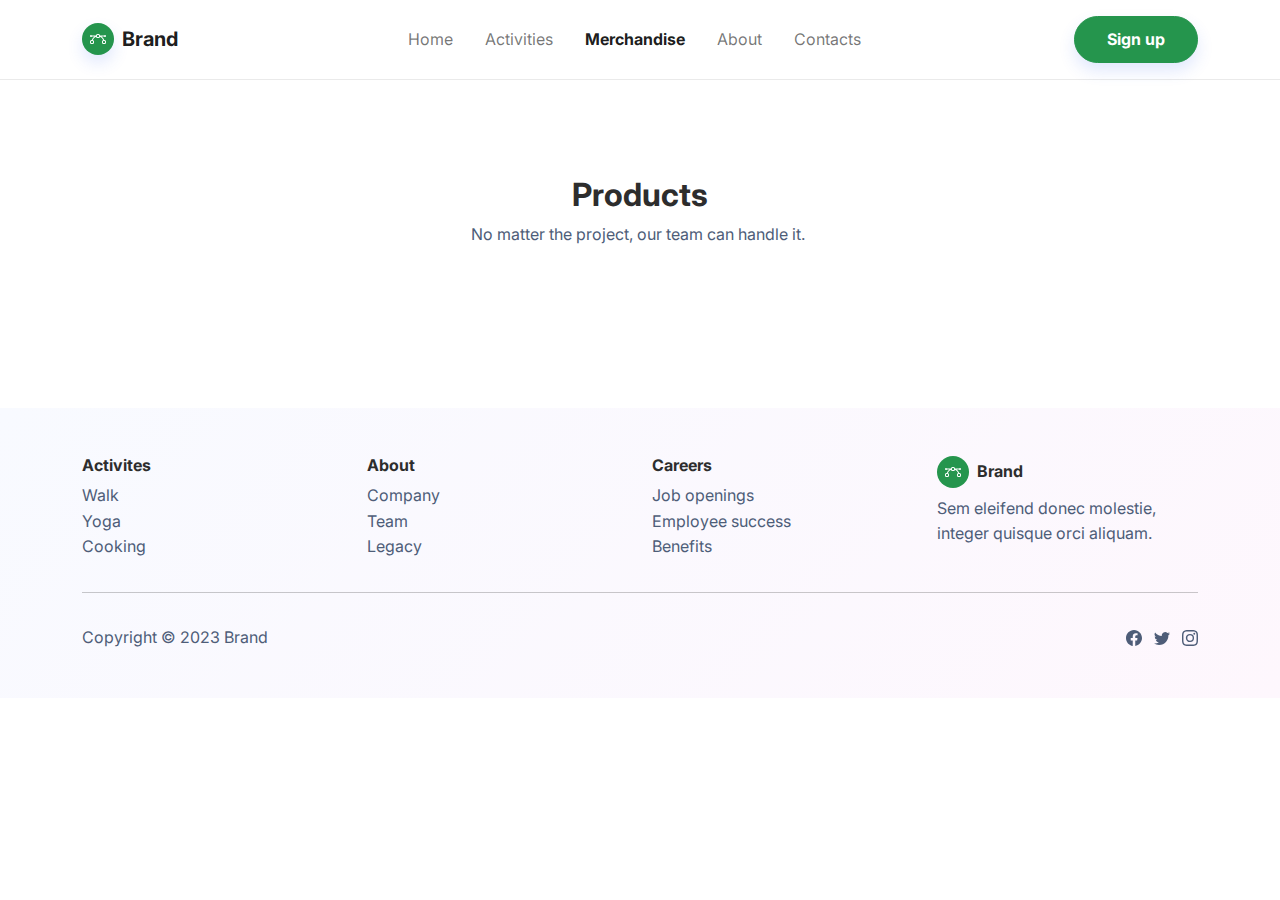
<file: merchandise.html>
<!DOCTYPE html>
<html lang="en">

<head>
    <meta charset="utf-8">
    <meta name="viewport" content="width=device-width, initial-scale=1.0, shrink-to-fit=no">
    <title>Products - Brand</title>
    <link rel="stylesheet" href="assets/bootstrap/css/bootstrap.min.css">
    <link rel="stylesheet" href="https://cdn.reflowhq.com/v2/toolkit.min.css">
    <link rel="stylesheet" href="https://fonts.googleapis.com/css?family=Inter:300italic,400italic,600italic,700italic,800italic,400,300,600,700,800&amp;display=swap">
</head>

<body>
    <nav class="navbar navbar-light navbar-expand-md sticky-top navbar-shrink py-3" id="mainNav">
        <div class="container"><a class="navbar-brand d-flex align-items-center" href="/"><span class="bs-icon-sm bs-icon-circle bs-icon-primary shadow d-flex justify-content-center align-items-center me-2 bs-icon"><svg xmlns="http://www.w3.org/2000/svg" width="1em" height="1em" fill="currentColor" viewBox="0 0 16 16" class="bi bi-bezier">
                        <path fill-rule="evenodd" d="M0 10.5A1.5 1.5 0 0 1 1.5 9h1A1.5 1.5 0 0 1 4 10.5v1A1.5 1.5 0 0 1 2.5 13h-1A1.5 1.5 0 0 1 0 11.5v-1zm1.5-.5a.5.5 0 0 0-.5.5v1a.5.5 0 0 0 .5.5h1a.5.5 0 0 0 .5-.5v-1a.5.5 0 0 0-.5-.5h-1zm10.5.5A1.5 1.5 0 0 1 13.5 9h1a1.5 1.5 0 0 1 1.5 1.5v1a1.5 1.5 0 0 1-1.5 1.5h-1a1.5 1.5 0 0 1-1.5-1.5v-1zm1.5-.5a.5.5 0 0 0-.5.5v1a.5.5 0 0 0 .5.5h1a.5.5 0 0 0 .5-.5v-1a.5.5 0 0 0-.5-.5h-1zM6 4.5A1.5 1.5 0 0 1 7.5 3h1A1.5 1.5 0 0 1 10 4.5v1A1.5 1.5 0 0 1 8.5 7h-1A1.5 1.5 0 0 1 6 5.5v-1zM7.5 4a.5.5 0 0 0-.5.5v1a.5.5 0 0 0 .5.5h1a.5.5 0 0 0 .5-.5v-1a.5.5 0 0 0-.5-.5h-1z"></path>
                        <path d="M6 4.5H1.866a1 1 0 1 0 0 1h2.668A6.517 6.517 0 0 0 1.814 9H2.5c.123 0 .244.015.358.043a5.517 5.517 0 0 1 3.185-3.185A1.503 1.503 0 0 1 6 5.5v-1zm3.957 1.358A1.5 1.5 0 0 0 10 5.5v-1h4.134a1 1 0 1 1 0 1h-2.668a6.517 6.517 0 0 1 2.72 3.5H13.5c-.123 0-.243.015-.358.043a5.517 5.517 0 0 0-3.185-3.185z"></path>
                    </svg></span><span>Brand</span></a><button data-bs-toggle="collapse" class="navbar-toggler" data-bs-target="#navcol-1"><span class="visually-hidden">Toggle navigation</span><span class="navbar-toggler-icon"></span></button>
            <div class="collapse navbar-collapse" id="navcol-1">
                <ul class="navbar-nav mx-auto">
                    <li class="nav-item"><a class="nav-link" href="index.html">Home</a></li>
                    <li class="nav-item"><a class="nav-link" href="activities.html">Activities</a></li>
                    <li class="nav-item"><a class="nav-link active" href="merchandise.html">Merchandise</a></li>
                    <li class="nav-item"><a class="nav-link" href="about.html">About</a></li>
                    <li class="nav-item"><a class="nav-link" href="contacts.html">Contacts</a></li>
                </ul><a class="btn btn-primary shadow" role="button" href="signup.html">Sign up</a>
            </div>
        </div>
    </nav>
    <section class="py-5">
        <div class="container py-5">
            <div class="row mb-4 mb-lg-5">
                <div class="col-md-8 col-xl-6 text-center mx-auto">
                    <h2 class="fw-bold">Products</h2>
                    <p class="text-muted">No matter the project, our team can handle it.&nbsp;</p>
                </div>
            </div>
            <div class="row mx-auto">
                <div class="col">
                    <div data-reflow-type="product-list" data-reflow-layout="cards" data-reflow-order="date_desc" data-reflow-product-link="/product.html?product={id}"></div>
                </div>
            </div>
        </div>
    </section>
    <footer class="bg-primary-gradient">
        <div class="container py-4 py-lg-5">
            <div class="row justify-content-center">
                <div class="col-sm-4 col-md-3 text-center text-lg-start d-flex flex-column">
                    <h3 class="fs-6 fw-bold">Activites</h3>
                    <ul class="list-unstyled">
                        <li><a href="#">Walk</a></li>
                        <li><a href="#">Yoga</a></li>
                        <li><a href="#">Cooking</a></li>
                    </ul>
                </div>
                <div class="col-sm-4 col-md-3 text-center text-lg-start d-flex flex-column">
                    <h3 class="fs-6 fw-bold">About</h3>
                    <ul class="list-unstyled">
                        <li><a href="#">Company</a></li>
                        <li><a href="#">Team</a></li>
                        <li><a href="#">Legacy</a></li>
                    </ul>
                </div>
                <div class="col-sm-4 col-md-3 text-center text-lg-start d-flex flex-column">
                    <h3 class="fs-6 fw-bold">Careers</h3>
                    <ul class="list-unstyled">
                        <li><a href="#">Job openings</a></li>
                        <li><a href="#">Employee success</a></li>
                        <li><a href="#">Benefits</a></li>
                    </ul>
                </div>
                <div class="col-lg-3 text-center text-lg-start d-flex flex-column align-items-center order-first align-items-lg-start order-lg-last">
                    <div class="fw-bold d-flex align-items-center mb-2"><span class="bs-icon-sm bs-icon-circle bs-icon-primary d-flex justify-content-center align-items-center bs-icon me-2"><svg xmlns="http://www.w3.org/2000/svg" width="1em" height="1em" fill="currentColor" viewBox="0 0 16 16" class="bi bi-bezier">
                                <path fill-rule="evenodd" d="M0 10.5A1.5 1.5 0 0 1 1.5 9h1A1.5 1.5 0 0 1 4 10.5v1A1.5 1.5 0 0 1 2.5 13h-1A1.5 1.5 0 0 1 0 11.5v-1zm1.5-.5a.5.5 0 0 0-.5.5v1a.5.5 0 0 0 .5.5h1a.5.5 0 0 0 .5-.5v-1a.5.5 0 0 0-.5-.5h-1zm10.5.5A1.5 1.5 0 0 1 13.5 9h1a1.5 1.5 0 0 1 1.5 1.5v1a1.5 1.5 0 0 1-1.5 1.5h-1a1.5 1.5 0 0 1-1.5-1.5v-1zm1.5-.5a.5.5 0 0 0-.5.5v1a.5.5 0 0 0 .5.5h1a.5.5 0 0 0 .5-.5v-1a.5.5 0 0 0-.5-.5h-1zM6 4.5A1.5 1.5 0 0 1 7.5 3h1A1.5 1.5 0 0 1 10 4.5v1A1.5 1.5 0 0 1 8.5 7h-1A1.5 1.5 0 0 1 6 5.5v-1zM7.5 4a.5.5 0 0 0-.5.5v1a.5.5 0 0 0 .5.5h1a.5.5 0 0 0 .5-.5v-1a.5.5 0 0 0-.5-.5h-1z"></path>
                                <path d="M6 4.5H1.866a1 1 0 1 0 0 1h2.668A6.517 6.517 0 0 0 1.814 9H2.5c.123 0 .244.015.358.043a5.517 5.517 0 0 1 3.185-3.185A1.503 1.503 0 0 1 6 5.5v-1zm3.957 1.358A1.5 1.5 0 0 0 10 5.5v-1h4.134a1 1 0 1 1 0 1h-2.668a6.517 6.517 0 0 1 2.72 3.5H13.5c-.123 0-.243.015-.358.043a5.517 5.517 0 0 0-3.185-3.185z"></path>
                            </svg></span><span>Brand</span></div>
                    <p class="text-muted">Sem eleifend donec molestie, integer quisque orci aliquam.</p>
                </div>
            </div>
            <hr>
            <div class="text-muted d-flex justify-content-between align-items-center pt-3">
                <p class="mb-0">Copyright © 2023 Brand</p>
                <ul class="list-inline mb-0">
                    <li class="list-inline-item"><svg xmlns="http://www.w3.org/2000/svg" width="1em" height="1em" fill="currentColor" viewBox="0 0 16 16" class="bi bi-facebook">
                            <path d="M16 8.049c0-4.446-3.582-8.05-8-8.05C3.58 0-.002 3.603-.002 8.05c0 4.017 2.926 7.347 6.75 7.951v-5.625h-2.03V8.05H6.75V6.275c0-2.017 1.195-3.131 3.022-3.131.876 0 1.791.157 1.791.157v1.98h-1.009c-.993 0-1.303.621-1.303 1.258v1.51h2.218l-.354 2.326H9.25V16c3.824-.604 6.75-3.934 6.75-7.951z"></path>
                        </svg></li>
                    <li class="list-inline-item"><svg xmlns="http://www.w3.org/2000/svg" width="1em" height="1em" fill="currentColor" viewBox="0 0 16 16" class="bi bi-twitter">
                            <path d="M5.026 15c6.038 0 9.341-5.003 9.341-9.334 0-.14 0-.282-.006-.422A6.685 6.685 0 0 0 16 3.542a6.658 6.658 0 0 1-1.889.518 3.301 3.301 0 0 0 1.447-1.817 6.533 6.533 0 0 1-2.087.793A3.286 3.286 0 0 0 7.875 6.03a9.325 9.325 0 0 1-6.767-3.429 3.289 3.289 0 0 0 1.018 4.382A3.323 3.323 0 0 1 .64 6.575v.045a3.288 3.288 0 0 0 2.632 3.218 3.203 3.203 0 0 1-.865.115 3.23 3.23 0 0 1-.614-.057 3.283 3.283 0 0 0 3.067 2.277A6.588 6.588 0 0 1 .78 13.58a6.32 6.32 0 0 1-.78-.045A9.344 9.344 0 0 0 5.026 15z"></path>
                        </svg></li>
                    <li class="list-inline-item"><svg xmlns="http://www.w3.org/2000/svg" width="1em" height="1em" fill="currentColor" viewBox="0 0 16 16" class="bi bi-instagram">
                            <path d="M8 0C5.829 0 5.556.01 4.703.048 3.85.088 3.269.222 2.76.42a3.917 3.917 0 0 0-1.417.923A3.927 3.927 0 0 0 .42 2.76C.222 3.268.087 3.85.048 4.7.01 5.555 0 5.827 0 8.001c0 2.172.01 2.444.048 3.297.04.852.174 1.433.372 1.942.205.526.478.972.923 1.417.444.445.89.719 1.416.923.51.198 1.09.333 1.942.372C5.555 15.99 5.827 16 8 16s2.444-.01 3.298-.048c.851-.04 1.434-.174 1.943-.372a3.916 3.916 0 0 0 1.416-.923c.445-.445.718-.891.923-1.417.197-.509.332-1.09.372-1.942C15.99 10.445 16 10.173 16 8s-.01-2.445-.048-3.299c-.04-.851-.175-1.433-.372-1.941a3.926 3.926 0 0 0-.923-1.417A3.911 3.911 0 0 0 13.24.42c-.51-.198-1.092-.333-1.943-.372C10.443.01 10.172 0 7.998 0h.003zm-.717 1.442h.718c2.136 0 2.389.007 3.232.046.78.035 1.204.166 1.486.275.373.145.64.319.92.599.28.28.453.546.598.92.11.281.24.705.275 1.485.039.843.047 1.096.047 3.231s-.008 2.389-.047 3.232c-.035.78-.166 1.203-.275 1.485a2.47 2.47 0 0 1-.599.919c-.28.28-.546.453-.92.598-.28.11-.704.24-1.485.276-.843.038-1.096.047-3.232.047s-2.39-.009-3.233-.047c-.78-.036-1.203-.166-1.485-.276a2.478 2.478 0 0 1-.92-.598 2.48 2.48 0 0 1-.6-.92c-.109-.281-.24-.705-.275-1.485-.038-.843-.046-1.096-.046-3.233 0-2.136.008-2.388.046-3.231.036-.78.166-1.204.276-1.486.145-.373.319-.64.599-.92.28-.28.546-.453.92-.598.282-.11.705-.24 1.485-.276.738-.034 1.024-.044 2.515-.045v.002zm4.988 1.328a.96.96 0 1 0 0 1.92.96.96 0 0 0 0-1.92zm-4.27 1.122a4.109 4.109 0 1 0 0 8.217 4.109 4.109 0 0 0 0-8.217zm0 1.441a2.667 2.667 0 1 1 0 5.334 2.667 2.667 0 0 1 0-5.334z"></path>
                        </svg></li>
                </ul>
            </div>
        </div>
    </footer>
    <script src="assets/bootstrap/js/bootstrap.min.js"></script>
    <script src="https://cdn.reflowhq.com/v1/toolkit.min.js" data-reflow-store="267418190"></script>
    <script src="assets/js/bs-init.js"></script>
    <script src="assets/js/bold-and-bright.js"></script>
</body>

</html>
</file>
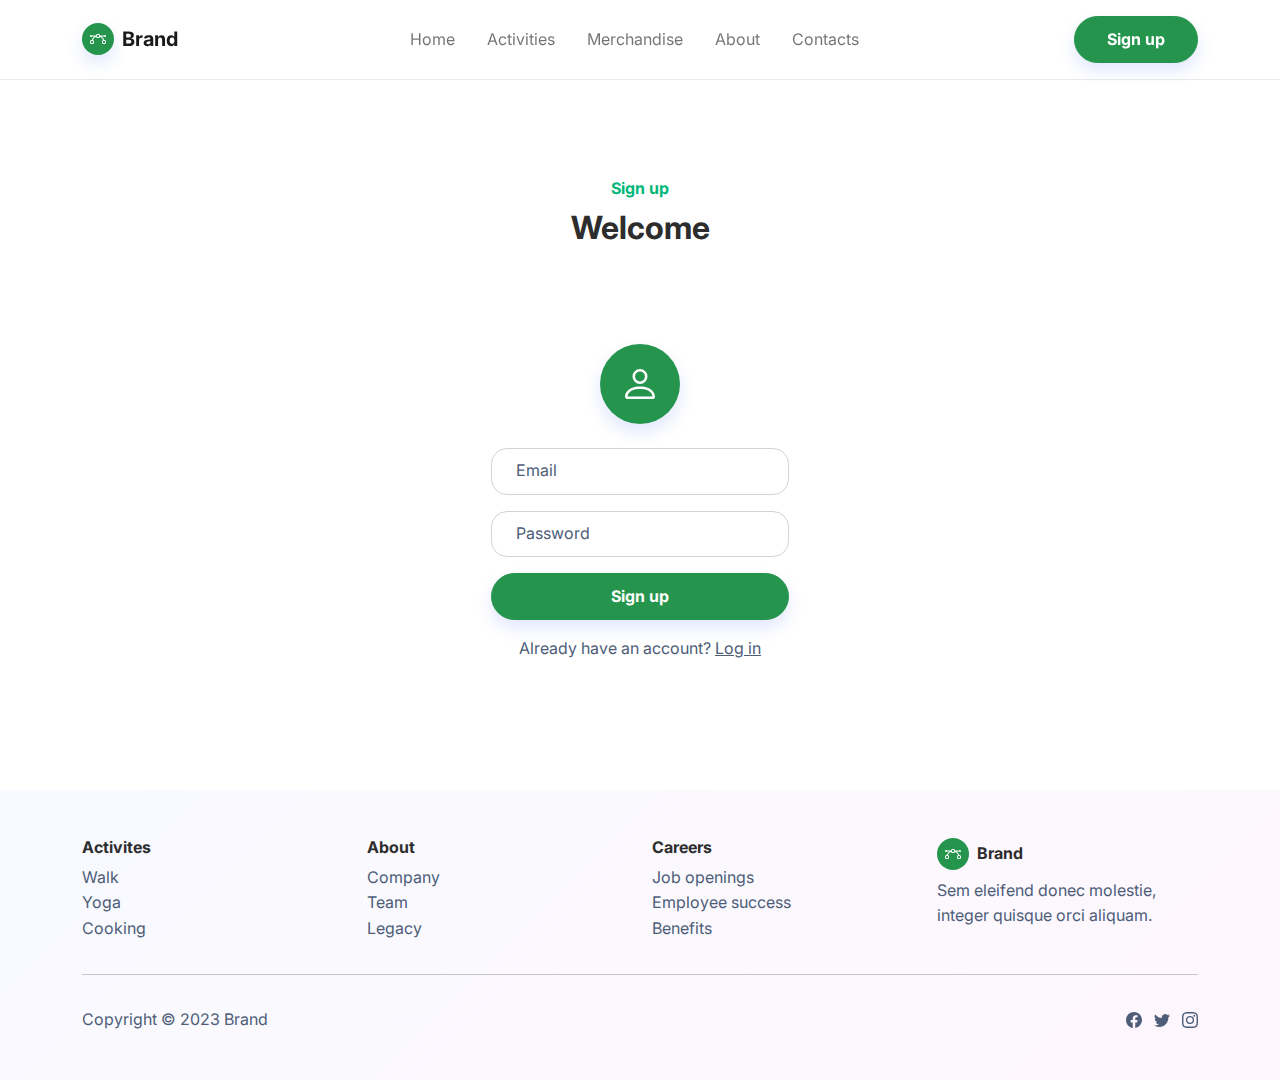
<file: signup.html>
<!DOCTYPE html>
<html lang="en">

<head>
    <meta charset="utf-8">
    <meta name="viewport" content="width=device-width, initial-scale=1.0, shrink-to-fit=no">
    <title>Sign up - Brand</title>
    <link rel="stylesheet" href="assets/bootstrap/css/bootstrap.min.css">
    <link rel="stylesheet" href="https://fonts.googleapis.com/css?family=Inter:300italic,400italic,600italic,700italic,800italic,400,300,600,700,800&amp;display=swap">
</head>

<body>
    <nav class="navbar navbar-light navbar-expand-md sticky-top navbar-shrink py-3" id="mainNav">
        <div class="container"><a class="navbar-brand d-flex align-items-center" href="/"><span class="bs-icon-sm bs-icon-circle bs-icon-primary shadow d-flex justify-content-center align-items-center me-2 bs-icon"><svg xmlns="http://www.w3.org/2000/svg" width="1em" height="1em" fill="currentColor" viewBox="0 0 16 16" class="bi bi-bezier">
                        <path fill-rule="evenodd" d="M0 10.5A1.5 1.5 0 0 1 1.5 9h1A1.5 1.5 0 0 1 4 10.5v1A1.5 1.5 0 0 1 2.5 13h-1A1.5 1.5 0 0 1 0 11.5v-1zm1.5-.5a.5.5 0 0 0-.5.5v1a.5.5 0 0 0 .5.5h1a.5.5 0 0 0 .5-.5v-1a.5.5 0 0 0-.5-.5h-1zm10.5.5A1.5 1.5 0 0 1 13.5 9h1a1.5 1.5 0 0 1 1.5 1.5v1a1.5 1.5 0 0 1-1.5 1.5h-1a1.5 1.5 0 0 1-1.5-1.5v-1zm1.5-.5a.5.5 0 0 0-.5.5v1a.5.5 0 0 0 .5.5h1a.5.5 0 0 0 .5-.5v-1a.5.5 0 0 0-.5-.5h-1zM6 4.5A1.5 1.5 0 0 1 7.5 3h1A1.5 1.5 0 0 1 10 4.5v1A1.5 1.5 0 0 1 8.5 7h-1A1.5 1.5 0 0 1 6 5.5v-1zM7.5 4a.5.5 0 0 0-.5.5v1a.5.5 0 0 0 .5.5h1a.5.5 0 0 0 .5-.5v-1a.5.5 0 0 0-.5-.5h-1z"></path>
                        <path d="M6 4.5H1.866a1 1 0 1 0 0 1h2.668A6.517 6.517 0 0 0 1.814 9H2.5c.123 0 .244.015.358.043a5.517 5.517 0 0 1 3.185-3.185A1.503 1.503 0 0 1 6 5.5v-1zm3.957 1.358A1.5 1.5 0 0 0 10 5.5v-1h4.134a1 1 0 1 1 0 1h-2.668a6.517 6.517 0 0 1 2.72 3.5H13.5c-.123 0-.243.015-.358.043a5.517 5.517 0 0 0-3.185-3.185z"></path>
                    </svg></span><span>Brand</span></a><button data-bs-toggle="collapse" class="navbar-toggler" data-bs-target="#navcol-1"><span class="visually-hidden">Toggle navigation</span><span class="navbar-toggler-icon"></span></button>
            <div class="collapse navbar-collapse" id="navcol-1">
                <ul class="navbar-nav mx-auto">
                    <li class="nav-item"><a class="nav-link" href="index.html">Home</a></li>
                    <li class="nav-item"><a class="nav-link" href="activities.html">Activities</a></li>
                    <li class="nav-item"><a class="nav-link" href="merchandise.html">Merchandise</a></li>
                    <li class="nav-item"><a class="nav-link" href="about.html">About</a></li>
                    <li class="nav-item"><a class="nav-link" href="contacts.html">Contacts</a></li>
                </ul><a class="btn btn-primary shadow" role="button" href="signup.html">Sign up</a>
            </div>
        </div>
    </nav>
    <section class="py-5">
        <div class="container py-5">
            <div class="row mb-4 mb-lg-5">
                <div class="col-md-8 col-xl-6 text-center mx-auto">
                    <p class="fw-bold text-success mb-2">Sign up</p>
                    <h2 class="fw-bold">Welcome</h2>
                </div>
            </div>
            <div class="row d-flex justify-content-center">
                <div class="col-md-6 col-xl-4">
                    <div class="card">
                        <div class="card-body text-center d-flex flex-column align-items-center">
                            <div class="bs-icon-xl bs-icon-circle bs-icon-primary shadow bs-icon my-4"><svg xmlns="http://www.w3.org/2000/svg" width="1em" height="1em" fill="currentColor" viewBox="0 0 16 16" class="bi bi-person">
                                    <path d="M8 8a3 3 0 1 0 0-6 3 3 0 0 0 0 6zm2-3a2 2 0 1 1-4 0 2 2 0 0 1 4 0zm4 8c0 1-1 1-1 1H3s-1 0-1-1 1-4 6-4 6 3 6 4zm-1-.004c-.001-.246-.154-.986-.832-1.664C11.516 10.68 10.289 10 8 10c-2.29 0-3.516.68-4.168 1.332-.678.678-.83 1.418-.832 1.664h10z"></path>
                                </svg></div>
                            <form method="post">
                                <div class="mb-3"><input class="form-control" type="email" name="email" placeholder="Email"></div>
                                <div class="mb-3"><input class="form-control" type="password" name="password" placeholder="Password"></div>
                                <div class="mb-3"><button class="btn btn-primary shadow d-block w-100" type="submit">Sign up</button></div>
                                <p class="text-muted">Already have an account?&nbsp;<a href="login.html">Log in</a></p>
                            </form>
                        </div>
                    </div>
                </div>
            </div>
        </div>
    </section>
    <footer class="bg-primary-gradient">
        <div class="container py-4 py-lg-5">
            <div class="row justify-content-center">
                <div class="col-sm-4 col-md-3 text-center text-lg-start d-flex flex-column">
                    <h3 class="fs-6 fw-bold">Activites</h3>
                    <ul class="list-unstyled">
                        <li><a href="#">Walk</a></li>
                        <li><a href="#">Yoga</a></li>
                        <li><a href="#">Cooking</a></li>
                    </ul>
                </div>
                <div class="col-sm-4 col-md-3 text-center text-lg-start d-flex flex-column">
                    <h3 class="fs-6 fw-bold">About</h3>
                    <ul class="list-unstyled">
                        <li><a href="#">Company</a></li>
                        <li><a href="#">Team</a></li>
                        <li><a href="#">Legacy</a></li>
                    </ul>
                </div>
                <div class="col-sm-4 col-md-3 text-center text-lg-start d-flex flex-column">
                    <h3 class="fs-6 fw-bold">Careers</h3>
                    <ul class="list-unstyled">
                        <li><a href="#">Job openings</a></li>
                        <li><a href="#">Employee success</a></li>
                        <li><a href="#">Benefits</a></li>
                    </ul>
                </div>
                <div class="col-lg-3 text-center text-lg-start d-flex flex-column align-items-center order-first align-items-lg-start order-lg-last">
                    <div class="fw-bold d-flex align-items-center mb-2"><span class="bs-icon-sm bs-icon-circle bs-icon-primary d-flex justify-content-center align-items-center bs-icon me-2"><svg xmlns="http://www.w3.org/2000/svg" width="1em" height="1em" fill="currentColor" viewBox="0 0 16 16" class="bi bi-bezier">
                                <path fill-rule="evenodd" d="M0 10.5A1.5 1.5 0 0 1 1.5 9h1A1.5 1.5 0 0 1 4 10.5v1A1.5 1.5 0 0 1 2.5 13h-1A1.5 1.5 0 0 1 0 11.5v-1zm1.5-.5a.5.5 0 0 0-.5.5v1a.5.5 0 0 0 .5.5h1a.5.5 0 0 0 .5-.5v-1a.5.5 0 0 0-.5-.5h-1zm10.5.5A1.5 1.5 0 0 1 13.5 9h1a1.5 1.5 0 0 1 1.5 1.5v1a1.5 1.5 0 0 1-1.5 1.5h-1a1.5 1.5 0 0 1-1.5-1.5v-1zm1.5-.5a.5.5 0 0 0-.5.5v1a.5.5 0 0 0 .5.5h1a.5.5 0 0 0 .5-.5v-1a.5.5 0 0 0-.5-.5h-1zM6 4.5A1.5 1.5 0 0 1 7.5 3h1A1.5 1.5 0 0 1 10 4.5v1A1.5 1.5 0 0 1 8.5 7h-1A1.5 1.5 0 0 1 6 5.5v-1zM7.5 4a.5.5 0 0 0-.5.5v1a.5.5 0 0 0 .5.5h1a.5.5 0 0 0 .5-.5v-1a.5.5 0 0 0-.5-.5h-1z"></path>
                                <path d="M6 4.5H1.866a1 1 0 1 0 0 1h2.668A6.517 6.517 0 0 0 1.814 9H2.5c.123 0 .244.015.358.043a5.517 5.517 0 0 1 3.185-3.185A1.503 1.503 0 0 1 6 5.5v-1zm3.957 1.358A1.5 1.5 0 0 0 10 5.5v-1h4.134a1 1 0 1 1 0 1h-2.668a6.517 6.517 0 0 1 2.72 3.5H13.5c-.123 0-.243.015-.358.043a5.517 5.517 0 0 0-3.185-3.185z"></path>
                            </svg></span><span>Brand</span></div>
                    <p class="text-muted">Sem eleifend donec molestie, integer quisque orci aliquam.</p>
                </div>
            </div>
            <hr>
            <div class="text-muted d-flex justify-content-between align-items-center pt-3">
                <p class="mb-0">Copyright © 2023 Brand</p>
                <ul class="list-inline mb-0">
                    <li class="list-inline-item"><svg xmlns="http://www.w3.org/2000/svg" width="1em" height="1em" fill="currentColor" viewBox="0 0 16 16" class="bi bi-facebook">
                            <path d="M16 8.049c0-4.446-3.582-8.05-8-8.05C3.58 0-.002 3.603-.002 8.05c0 4.017 2.926 7.347 6.75 7.951v-5.625h-2.03V8.05H6.75V6.275c0-2.017 1.195-3.131 3.022-3.131.876 0 1.791.157 1.791.157v1.98h-1.009c-.993 0-1.303.621-1.303 1.258v1.51h2.218l-.354 2.326H9.25V16c3.824-.604 6.75-3.934 6.75-7.951z"></path>
                        </svg></li>
                    <li class="list-inline-item"><svg xmlns="http://www.w3.org/2000/svg" width="1em" height="1em" fill="currentColor" viewBox="0 0 16 16" class="bi bi-twitter">
                            <path d="M5.026 15c6.038 0 9.341-5.003 9.341-9.334 0-.14 0-.282-.006-.422A6.685 6.685 0 0 0 16 3.542a6.658 6.658 0 0 1-1.889.518 3.301 3.301 0 0 0 1.447-1.817 6.533 6.533 0 0 1-2.087.793A3.286 3.286 0 0 0 7.875 6.03a9.325 9.325 0 0 1-6.767-3.429 3.289 3.289 0 0 0 1.018 4.382A3.323 3.323 0 0 1 .64 6.575v.045a3.288 3.288 0 0 0 2.632 3.218 3.203 3.203 0 0 1-.865.115 3.23 3.23 0 0 1-.614-.057 3.283 3.283 0 0 0 3.067 2.277A6.588 6.588 0 0 1 .78 13.58a6.32 6.32 0 0 1-.78-.045A9.344 9.344 0 0 0 5.026 15z"></path>
                        </svg></li>
                    <li class="list-inline-item"><svg xmlns="http://www.w3.org/2000/svg" width="1em" height="1em" fill="currentColor" viewBox="0 0 16 16" class="bi bi-instagram">
                            <path d="M8 0C5.829 0 5.556.01 4.703.048 3.85.088 3.269.222 2.76.42a3.917 3.917 0 0 0-1.417.923A3.927 3.927 0 0 0 .42 2.76C.222 3.268.087 3.85.048 4.7.01 5.555 0 5.827 0 8.001c0 2.172.01 2.444.048 3.297.04.852.174 1.433.372 1.942.205.526.478.972.923 1.417.444.445.89.719 1.416.923.51.198 1.09.333 1.942.372C5.555 15.99 5.827 16 8 16s2.444-.01 3.298-.048c.851-.04 1.434-.174 1.943-.372a3.916 3.916 0 0 0 1.416-.923c.445-.445.718-.891.923-1.417.197-.509.332-1.09.372-1.942C15.99 10.445 16 10.173 16 8s-.01-2.445-.048-3.299c-.04-.851-.175-1.433-.372-1.941a3.926 3.926 0 0 0-.923-1.417A3.911 3.911 0 0 0 13.24.42c-.51-.198-1.092-.333-1.943-.372C10.443.01 10.172 0 7.998 0h.003zm-.717 1.442h.718c2.136 0 2.389.007 3.232.046.78.035 1.204.166 1.486.275.373.145.64.319.92.599.28.28.453.546.598.92.11.281.24.705.275 1.485.039.843.047 1.096.047 3.231s-.008 2.389-.047 3.232c-.035.78-.166 1.203-.275 1.485a2.47 2.47 0 0 1-.599.919c-.28.28-.546.453-.92.598-.28.11-.704.24-1.485.276-.843.038-1.096.047-3.232.047s-2.39-.009-3.233-.047c-.78-.036-1.203-.166-1.485-.276a2.478 2.478 0 0 1-.92-.598 2.48 2.48 0 0 1-.6-.92c-.109-.281-.24-.705-.275-1.485-.038-.843-.046-1.096-.046-3.233 0-2.136.008-2.388.046-3.231.036-.78.166-1.204.276-1.486.145-.373.319-.64.599-.92.28-.28.546-.453.92-.598.282-.11.705-.24 1.485-.276.738-.034 1.024-.044 2.515-.045v.002zm4.988 1.328a.96.96 0 1 0 0 1.92.96.96 0 0 0 0-1.92zm-4.27 1.122a4.109 4.109 0 1 0 0 8.217 4.109 4.109 0 0 0 0-8.217zm0 1.441a2.667 2.667 0 1 1 0 5.334 2.667 2.667 0 0 1 0-5.334z"></path>
                        </svg></li>
                </ul>
            </div>
        </div>
    </footer>
    <script src="assets/bootstrap/js/bootstrap.min.js"></script>
    <script src="assets/js/bs-init.js"></script>
    <script src="assets/js/bold-and-bright.js"></script>
</body>

</html>
</file>
